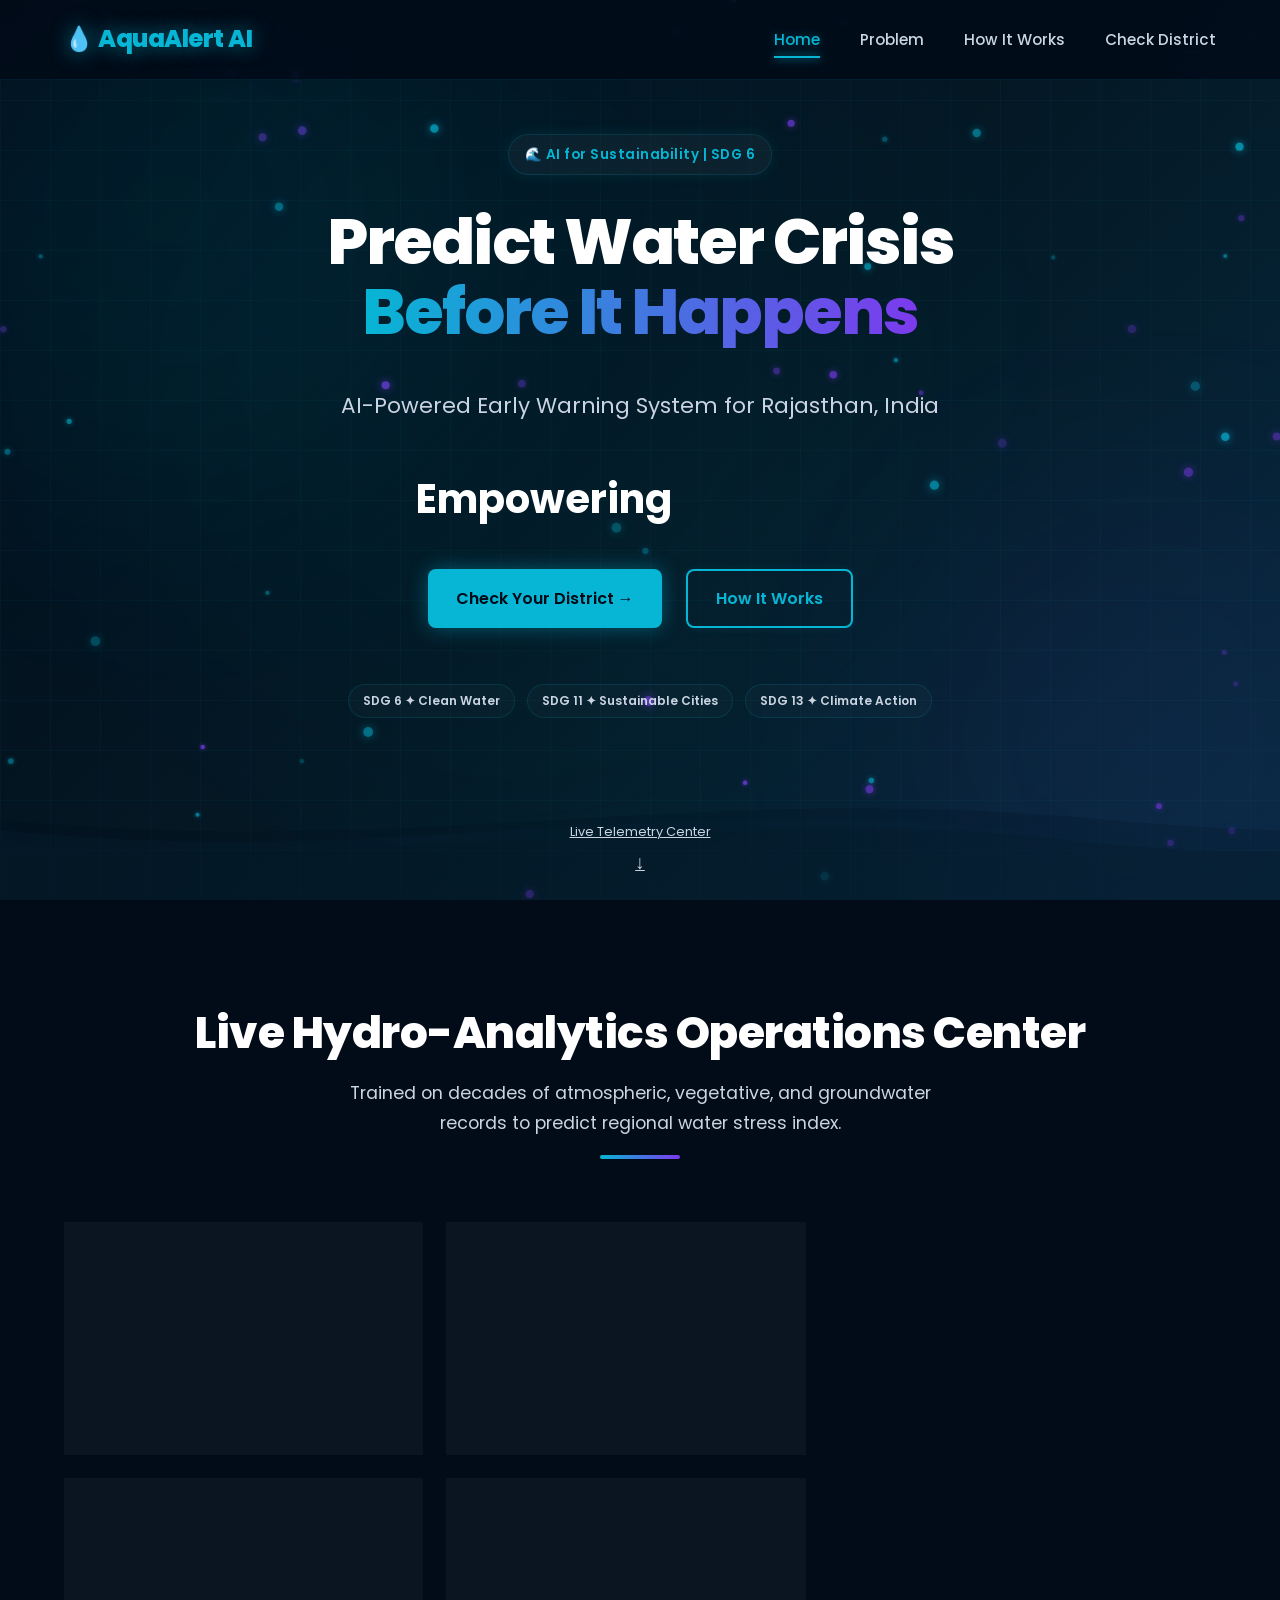
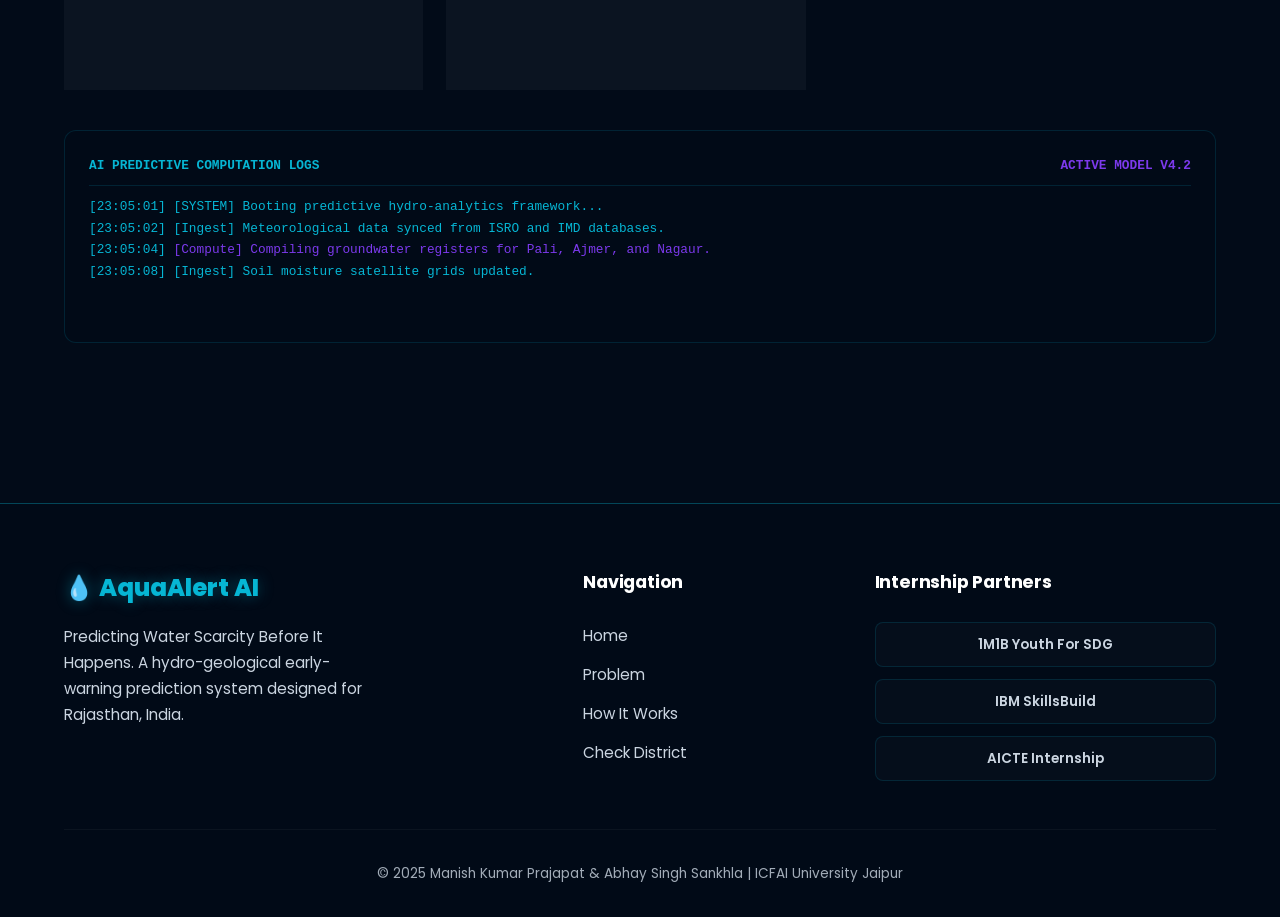
<file: index.html>
<!DOCTYPE html>
<html lang="en">
<head>
  <meta charset="UTF-8">
  <meta name="viewport" content="width=device-width, initial-scale=1.0">
  <title>AquaAlert AI - AI-Powered Water Scarcity Early Warning System</title>
  <meta name="description" content="Predicting water crisis in Rajasthan, India using machine learning models trained on decades of climate and groundwater datasets. Supporting SDG 6, 11, and 13.">
  <link rel="stylesheet" href="style.css">
</head>
<body class="page-fade-in">

  <!-- Shared Animated Background Layers -->
  <div class="bg-wrapper">
    <canvas id="particles-canvas"></canvas>
    <div class="bg-grid"></div>
    <div class="glow-blob blob-1"></div>
    <div class="glow-blob blob-2"></div>
    <div class="glow-blob blob-3"></div>
  </div>

  <!-- Main Content Layer -->
  <div class="content-wrapper">

    <!-- Sticky Navbar -->
    <nav class="navbar" id="navbar">
      <a href="index.html" class="nav-logo">
        💧 AquaAlert AI
      </a>
      <ul class="nav-links">
        <li class="nav-item"><a href="index.html">Home</a></li>
        <li class="nav-item"><a href="problem.html">Problem</a></li>
        <li class="nav-item"><a href="how-it-works.html">How It Works</a></li>
        <li class="nav-item"><a href="check-district.html">Check District</a></li>
      </ul>
      <button class="hamburger" id="hamburger-btn" aria-label="Toggle navigation">
        <span></span>
        <span></span>
        <span></span>
      </button>
    </nav>

    <!-- Mobile Nav Drawer -->
    <ul class="mobile-nav" id="mobile-nav">
      <li><a href="index.html">Home</a></li>
      <li><a href="problem.html">Problem</a></li>
      <li><a href="how-it-works.html">How It Works</a></li>
      <li><a href="check-district.html">Check District</a></li>
    </ul>

    <!-- Hero Section -->
    <header class="hero">
      <div class="top-badge">
        <span>🌊 AI for Sustainability | SDG 6</span>
      </div>
      
      <h1>
        Predict Water Crisis<br>
        <span class="gradient-text">Before It Happens</span>
      </h1>
      
      <p class="subheading">
        AI-Powered Early Warning System for Rajasthan, India
      </p>

      <!-- Word Cycler -->
      <div class="cycling-text-container">
        Empowering <span class="cycling-word">Farmers.</span>
      </div>

      <!-- Action buttons -->
      <div class="cta-group">
        <a href="check-district.html" class="btn btn-primary">Check Your District →</a>
        <a href="how-it-works.html" class="btn btn-secondary">How It Works</a>
      </div>

      <!-- SDG badging row -->
      <div class="sdg-pill-row">
        <span class="sdg-pill">SDG 6 ✦ Clean Water</span>
        <span class="sdg-pill">SDG 11 ✦ Sustainable Cities</span>
        <span class="sdg-pill">SDG 13 ✦ Climate Action</span>
      </div>

      <!-- Scroll indicator -->
      <a href="#features" class="scroll-indicator">
        <span>Live Telemetry Center</span>
        <span class="arrow">↓</span>
      </a>

      <!-- Animated SVG Waves at bottom of hero -->
      <div class="hero-wave-container">
        <svg viewBox="0 0 1200 120" preserveAspectRatio="none">
          <path d="M0,60 C150,100 350,20 500,60 C650,100 850,20 1000,60 C1150,100 1300,20 1450,60 L1450,120 L0,120 Z" class="wave-layer1"></path>
          <path d="M0,50 C180,90 300,10 480,50 C660,90 780,10 960,50 C1140,90 1260,10 1440,50 L1440,120 L0,120 Z" class="wave-layer2"></path>
          <path d="M0,40 C200,80 320,0 520,40 C720,80 840,0 1040,40 C1240,80 1360,0 1560,40 L1560,120 L0,120 Z" class="wave-layer3"></path>
        </svg>
      </div>
    </header>

    <!-- Dashboard Preview Section -->
    <section id="features" class="reveal">
      <div class="section-title-wrap">
        <h2 class="section-title">Live Hydro-Analytics Operations Center</h2>
        <p class="section-subtitle">Trained on decades of atmospheric, vegetative, and groundwater records to predict regional water stress index.</p>
        <div class="animated-underline"></div>
      </div>

      <div class="dashboard-grid">
        <!-- Left: Telemetry panels -->
        <div class="telemetry-board">
          <!-- Panel 1: Soil Moisture -->
          <div class="telemetry-card border-cyan">
            <div class="telemetry-header">
              <span class="telemetry-title">AVG Soil Moisture (Thar Fringe)</span>
              <span class="pulse-dot pulse-dot-cyan"></span>
            </div>
            <div class="telemetry-value" id="telemetry-moisture-val">34.2%</div>
            <p class="card-desc" style="font-size:0.85rem; color: var(--text-secondary);">Ingested from micro-humidity sensors. Below normal monsoonal threshold.</p>
            <div class="sparkline-container"></div>
          </div>

          <!-- Panel 2: Rain Deficit -->
          <div class="telemetry-card border-purple">
            <div class="telemetry-header">
              <span class="telemetry-title">Monsoonal Rain Deficit (Predicted)</span>
              <span class="pulse-dot pulse-dot-purple"></span>
            </div>
            <div class="telemetry-value" id="telemetry-deficit-val">48.6%</div>
            <p class="card-desc" style="font-size:0.85rem; color: var(--text-secondary);">Computed from global air pressure grids. Severe volatility observed.</p>
            <div class="sparkline-container"></div>
          </div>
          
          <!-- Panel 3: Feature Description 1 -->
          <div class="glass-card border-cyan" style="grid-column: span 1; padding: 1.5rem;">
            <span class="card-icon" style="margin-bottom:0.5rem; font-size:1.8rem;">🤖</span>
            <h3 class="card-title" style="font-size:1.15rem; margin-bottom:0.5rem;">AI Modeling</h3>
            <p class="card-desc" style="font-size:0.85rem;">Utilizes recurrent networks (LSTM) to forecast reservoir replenishment and dry-out thresholds 30 days in advance.</p>
          </div>

          <!-- Panel 4: Feature Description 2 -->
          <div class="glass-card border-orange" style="grid-column: span 1; padding: 1.5rem;">
            <span class="card-icon" style="margin-bottom:0.5rem; font-size:1.8rem;">⚡</span>
            <h3 class="card-title" style="font-size:1.15rem; margin-bottom:0.5rem;">Real-Time Alerts</h3>
            <p class="card-desc" style="font-size:0.85rem;">Instantly maps predictions to districts, sending action plans to agriculture boards before dry-spells set in.</p>
          </div>
        </div>

        <!-- Right: AI Console Logs -->
        <div class="logger-card">
          <div class="logger-header">
            <span>AI PREDICTIVE COMPUTATION LOGS</span>
            <span style="color: var(--secondary);">ACTIVE MODEL V4.2</span>
          </div>
          <div class="logger-box" id="logger-box">
            <div class="logger-line"><span class="log-sys">[23:05:01]</span> <span class="log-sys">[SYSTEM] Booting predictive hydro-analytics framework...</span></div>
            <div class="logger-line"><span class="log-sys">[23:05:02]</span> <span class="log-sys">[Ingest] Meteorological data synced from ISRO and IMD databases.</span></div>
            <div class="logger-line"><span class="log-sys">[23:05:04]</span> <span class="log-model">[Compute] Compiling groundwater registers for Pali, Ajmer, and Nagaur.</span></div>
            <div class="logger-line"><span class="log-sys">[23:05:08]</span> <span class="log-sys">[Ingest] Soil moisture satellite grids updated.</span></div>
          </div>
        </div>
      </div>
    </section>

    <!-- Shared Footer -->
    <footer class="footer">
      <div class="footer-grid">
        <div class="footer-brand">
          <a href="index.html" class="footer-logo">💧 AquaAlert AI</a>
          <p class="footer-tagline">Predicting Water Scarcity Before It Happens. A hydro-geological early-warning prediction system designed for Rajasthan, India.</p>
        </div>
        <div class="footer-links-col">
          <h4>Navigation</h4>
          <ul class="footer-links">
            <li><a href="index.html">Home</a></li>
            <li><a href="problem.html">Problem</a></li>
            <li><a href="how-it-works.html">How It Works</a></li>
            <li><a href="check-district.html">Check District</a></li>
          </ul>
        </div>
        <div class="footer-badge-col">
          <h4>Internship Partners</h4>
          <div class="badge-row">
            <div class="partner-badge">1M1B Youth For SDG</div>
            <div class="partner-badge">IBM SkillsBuild</div>
            <div class="partner-badge">AICTE Internship</div>
          </div>
        </div>
      </div>
      <div class="footer-bottom">
        <p>© 2025 Manish Kumar Prajapat & Abhay Singh Sankhla | ICFAI University Jaipur</p>
      </div>
    </footer>

  </div>

  <script src="main.js"></script>
</body>
</html>
</file>
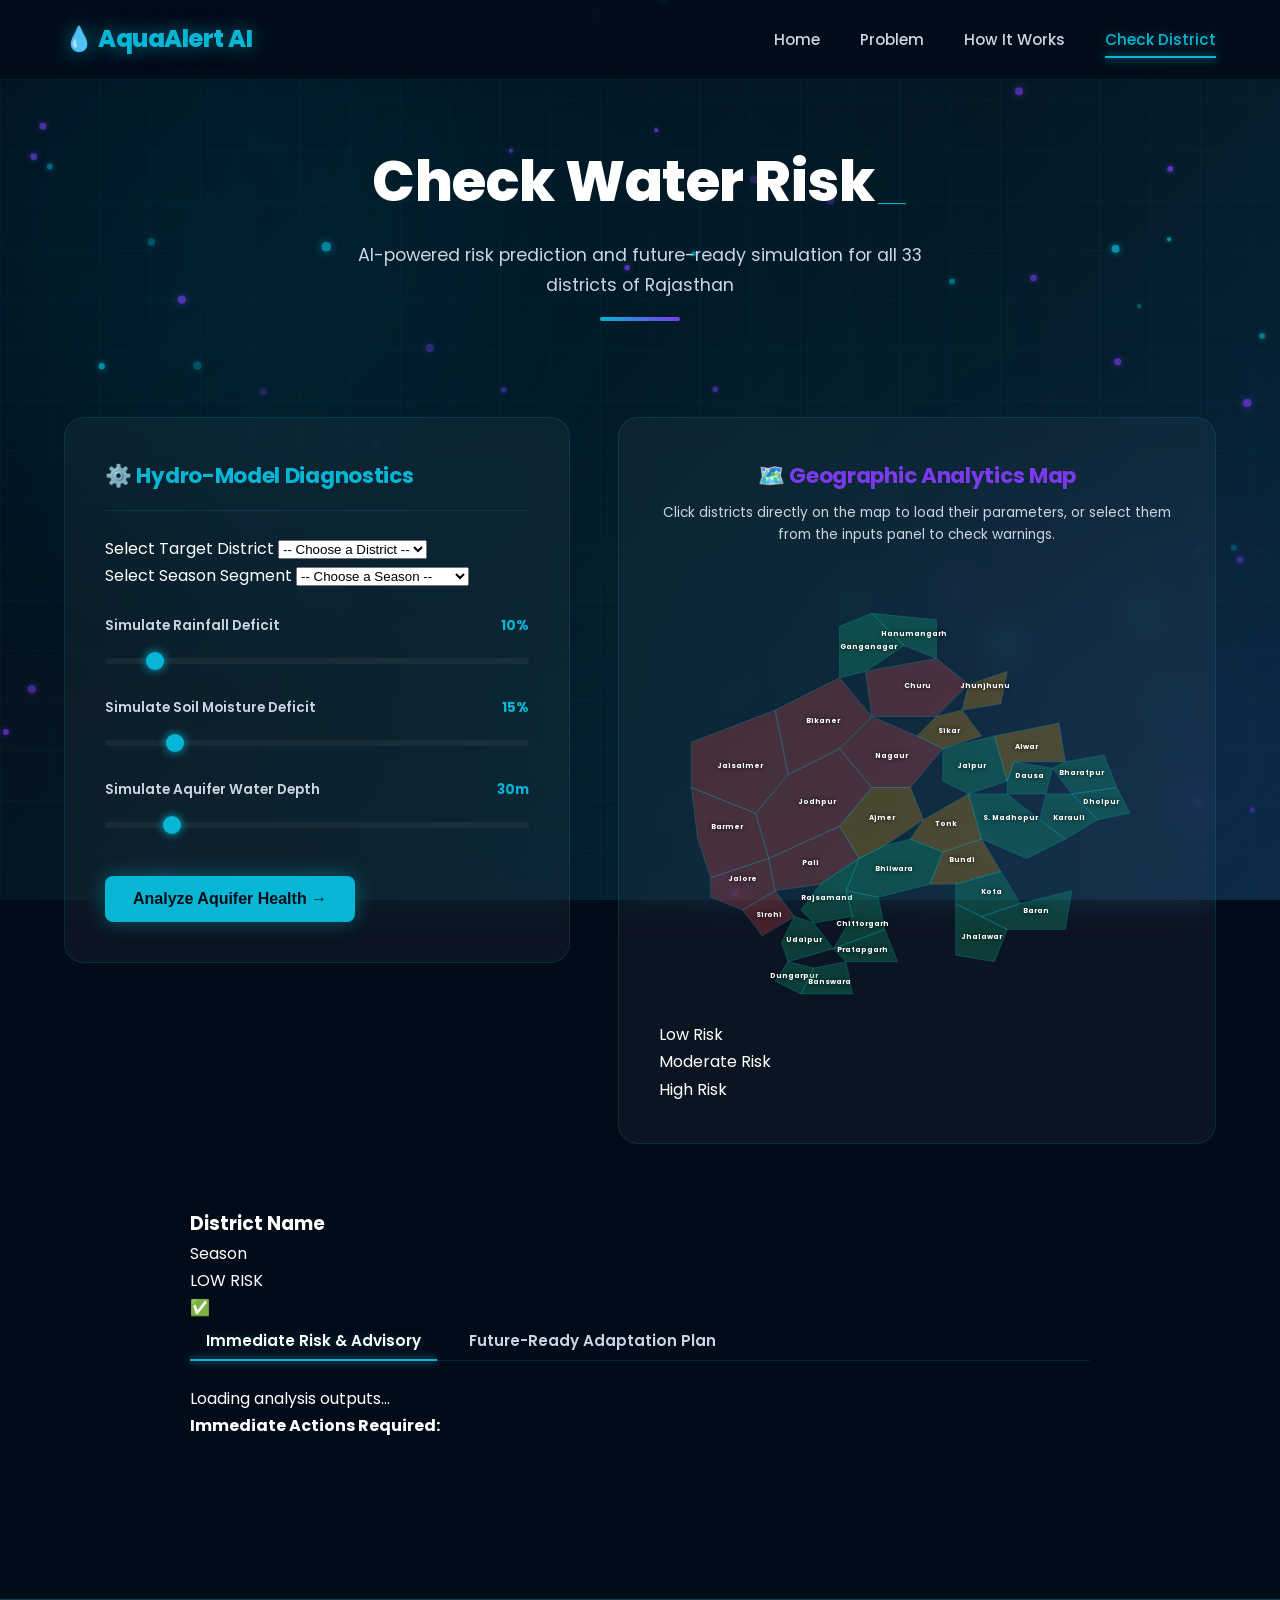
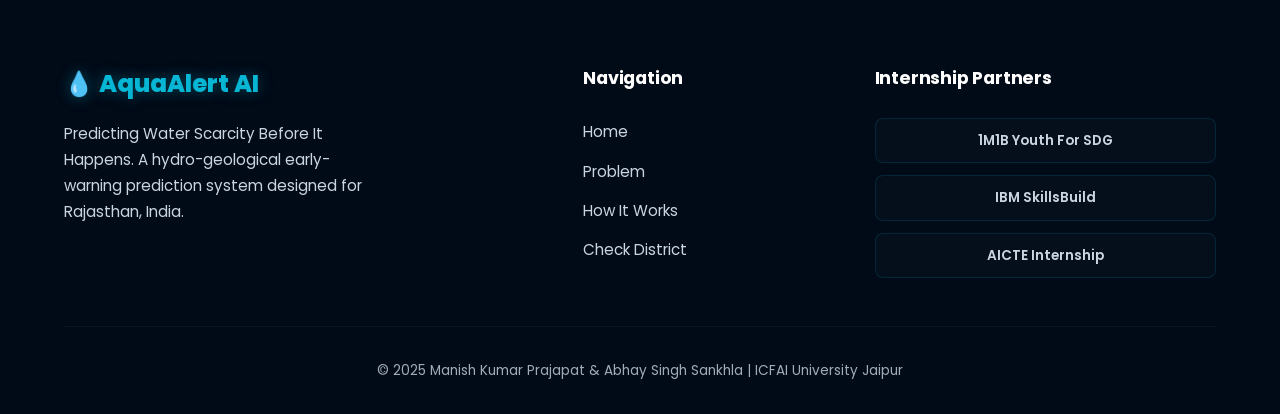
<file: check-district.html>
<!DOCTYPE html>
<html lang="en">
<head>
  <meta charset="UTF-8">
  <meta name="viewport" content="width=device-width, initial-scale=1.0">
  <title>Check Water Risk - AquaAlert AI</title>
  <meta name="description" content="Use our AI tool to check localized water crisis probability maps and guidelines for Rajasthan's 33 districts.">
  <link rel="stylesheet" href="style.css">
  <style>
    svg.rajasthan-vector-map text {
      font-family: var(--font-family);
      font-size: 11px;
      font-weight: 700;
      fill: #FFFFFF;
      text-shadow: 0 0 4px rgba(0,0,0,0.8);
      text-anchor: middle;
      pointer-events: none;
    }
  </style>
</head>
<body class="page-fade-in">

  <!-- Shared Animated Background Layers -->
  <div class="bg-wrapper">
    <canvas id="particles-canvas"></canvas>
    <div class="bg-grid"></div>
    <div class="glow-blob blob-1"></div>
    <div class="glow-blob blob-2"></div>
    <div class="glow-blob blob-3"></div>
  </div>

  <!-- Main Content Layer -->
  <div class="content-wrapper">

    <!-- Sticky Navbar -->
    <nav class="navbar" id="navbar">
      <a href="index.html" class="nav-logo">
        💧 AquaAlert AI
      </a>
      <ul class="nav-links">
        <li class="nav-item"><a href="index.html">Home</a></li>
        <li class="nav-item"><a href="problem.html">Problem</a></li>
        <li class="nav-item"><a href="how-it-works.html">How It Works</a></li>
        <li class="nav-item"><a href="check-district.html">Check District</a></li>
      </ul>
      <button class="hamburger" id="hamburger-btn" aria-label="Toggle navigation">
        <span></span>
        <span></span>
        <span></span>
      </button>
    </nav>

    <!-- Mobile Nav Drawer -->
    <ul class="mobile-nav" id="mobile-nav">
      <li><a href="index.html">Home</a></li>
      <li><a href="problem.html">Problem</a></li>
      <li><a href="how-it-works.html">How It Works</a></li>
      <li><a href="check-district.html">Check District</a></li>
    </ul>

    <!-- Hero Title -->
    <section class="reveal" style="padding-top: calc(var(--nav-height) + 3rem); text-align: center; padding-bottom: 2rem;">
      <div class="section-title-wrap">
        <h1 class="section-title" style="font-size: clamp(2.5rem, 5vw, 3.5rem);">
          Check Water Risk<span class="blinking-cursor">_</span>
        </h1>
        <p class="section-subtitle">AI-powered risk prediction and future-ready simulation for all 33 districts of Rajasthan</p>
        <div class="animated-underline"></div>
      </div>
    </section>

    <!-- Interactive Dashboard Grid -->
    <section style="padding-top: 0;">
      <div class="model-dashboard-wrap">
        
        <!-- Left Column: Inputs Form -->
        <div class="reveal form-inputs-card">
          <h3 class="card-title" style="border-bottom: 1px solid var(--glass-border); padding-bottom: 1rem; margin-bottom: 1.5rem; color: var(--primary);">
            ⚙️ Hydro-Model Diagnostics
          </h3>
          
          <div class="tool-form-group">
            <label for="district-select" class="tool-label">Select Target District</label>
            <select id="district-select" class="tool-select">
              <option value="" disabled selected>-- Choose a District --</option>
              <option value="ajmer">Ajmer</option>
              <option value="alwar">Alwar</option>
              <option value="banswara">Banswara</option>
              <option value="baran">Baran</option>
              <option value="barmer">Barmer</option>
              <option value="bharatpur">Bharatpur</option>
              <option value="bhilwara">Bhilwara</option>
              <option value="bikaner">Bikaner</option>
              <option value="bundi">Bundi</option>
              <option value="chittorgarh">Chittorgarh</option>
              <option value="churu">Churu</option>
              <option value="dausa">Dausa</option>
              <option value="dholpur">Dholpur</option>
              <option value="dungarpur">Dungarpur</option>
              <option value="ganganagar">Ganganagar</option>
              <option value="hanumangarh">Hanumangarh</option>
              <option value="jaipur">Jaipur</option>
              <option value="jaisalmer">Jaisalmer</option>
              <option value="jalore">Jalore</option>
              <option value="jhalawar">Jhalawar</option>
              <option value="jhunjhunu">Jhunjhunu</option>
              <option value="jodhpur">Jodhpur</option>
              <option value="karauli">Karauli</option>
              <option value="kota">Kota</option>
              <option value="nagaur">Nagaur</option>
              <option value="pali">Pali</option>
              <option value="pratapgarh">Pratapgarh</option>
              <option value="rajsamand">Rajsamand</option>
              <option value="sawai-madhopur">Sawai Madhopur</option>
              <option value="sikar">Sikar</option>
              <option value="sirohi">Sirohi</option>
              <option value="tonk">Tonk</option>
              <option value="udaipur">Udaipur</option>
            </select>
          </div>

          <div class="tool-form-group">
            <label for="season-select" class="tool-label">Select Season Segment</label>
            <select id="season-select" class="tool-select">
              <option value="" disabled selected>-- Choose a Season --</option>
              <option value="summer">Summer (Apr–Jun)</option>
              <option value="monsoon">Monsoon (Jul–Sep)</option>
              <option value="post-monsoon">Post-Monsoon (Oct–Nov)</option>
              <option value="winter">Winter (Dec–Mar)</option>
            </select>
          </div>

          <!-- Sliders for interactive variables simulation -->
          <div class="slider-group">
            <div class="slider-header">
              <span class="slider-label">Simulate Rainfall Deficit</span>
              <span class="slider-val" id="slider-rain-val">10%</span>
            </div>
            <input type="range" id="slider-rain" class="slider-input" min="0" max="100" value="10">
          </div>

          <div class="slider-group">
            <div class="slider-header">
              <span class="slider-label">Simulate Soil Moisture Deficit</span>
              <span class="slider-val" id="slider-moisture-val">15%</span>
            </div>
            <input type="range" id="slider-moisture" class="slider-input" min="0" max="100" value="15">
          </div>

          <div class="slider-group">
            <div class="slider-header">
              <span class="slider-label">Simulate Aquifer Water Depth</span>
              <span class="slider-val" id="slider-depth-val">30m</span>
            </div>
            <input type="range" id="slider-depth" class="slider-input" min="10" max="150" value="30">
          </div>

          <button id="analyze-btn" class="btn btn-primary btn-full" style="margin-top:2.5rem;">Analyze Aquifer Health →</button>
        </div>

        <!-- Right Column: Vector Map Visual -->
        <div class="reveal map-visual-card">
          <h3 class="card-title" style="margin-bottom: 0.5rem; text-align: center; color: var(--secondary);">🗺️ Geographic Analytics Map</h3>
          <p class="card-desc" style="text-align: center; margin-bottom: 1.5rem; font-size:0.85rem;">
            Click districts directly on the map to load their parameters, or select them from the inputs panel to check warnings.
          </p>

          <svg class="rajasthan-vector-map" viewBox="0 0 800 650" width="100%" height="auto">
            <!-- Ganganagar -->
            <polygon points="280,50 330,30 380,80 320,120 280,130" data-district="ganganagar" />
            <text x="325" y="85">Ganganagar</text>
            
            <!-- Hanumangarh -->
            <polygon points="330,30 430,40 430,100 380,80" data-district="hanumangarh" />
            <text x="395" y="65">Hanumangarh</text>
            
            <!-- Bikaner -->
            <polygon points="180,180 280,130 330,190 280,240 200,280" data-district="bikaner" />
            <text x="255" y="200">Bikaner</text>
            
            <!-- Churu -->
            <polygon points="330,190 320,120 430,100 480,140 430,190" data-district="churu" />
            <text x="400" y="145">Churu</text>
            
            <!-- Jhunjhunu -->
            <polygon points="480,140 540,120 530,170 470,180" data-district="jhunjhunu" />
            <text x="505" y="145">Jhunjhunu</text>
            
            <!-- Sikar -->
            <polygon points="430,190 470,180 500,220 440,240 400,220" data-district="sikar" />
            <text x="450" y="215">Sikar</text>
            
            <!-- Nagaur -->
            <polygon points="280,240 330,190 400,220 440,240 390,300 330,300" data-district="nagaur" />
            <text x="360" y="255">Nagaur</text>
            
            <!-- Jaisalmer -->
            <polygon points="50,230 180,180 200,280 150,340 50,300" data-district="jaisalmer" />
            <text x="125" y="270">Jaisalmer</text>
            
            <!-- Jodhpur -->
            <polygon points="200,280 280,240 330,300 280,360 170,410 150,340" data-district="jodhpur" />
            <text x="245" y="325">Jodhpur</text>
            
            <!-- Barmer -->
            <polygon points="50,300 150,340 170,410 80,440 60,380" data-district="barmer" />
            <text x="105" y="365">Barmer</text>
            
            <!-- Jalore -->
            <polygon points="80,440 170,410 180,460 130,490 80,470" data-district="jalore" />
            <text x="130" y="445">Jalore</text>
            
            <!-- Sirohi -->
            <polygon points="130,490 180,460 210,500 160,530" data-district="sirohi" />
            <text x="170" y="500">Sirohi</text>
            
            <!-- Pali -->
            <polygon points="170,410 280,360 310,410 250,450 180,460" data-district="pali" />
            <text x="235" y="420">Pali</text>
            
            <!-- Ajmer -->
            <polygon points="330,300 390,300 410,350 350,390 310,410 280,360" data-district="ajmer" />
            <text x="345" y="350">Ajmer</text>
            
            <!-- Jaipur -->
            <polygon points="440,240 520,220 540,290 480,310 440,290" data-district="jaipur" />
            <text x="485" y="270">Jaipur</text>
            
            <!-- Alwar -->
            <polygon points="520,220 620,200 630,260 550,260 540,290" data-district="alwar" />
            <text x="570" y="240">Alwar</text>
            
            <!-- Dausa -->
            <polygon points="540,290 550,260 610,270 600,310 540,310" data-district="dausa" />
            <text x="575" y="285">Dausa</text>
            
            <!-- Bharatpur -->
            <polygon points="630,260 690,250 710,300 640,310 610,270" data-district="bharatpur" />
            <text x="655" y="280">Bharatpur</text>
            
            <!-- Dholpur -->
            <polygon points="640,310 710,300 730,340 680,350" data-district="dholpur" />
            <text x="685" y="325">Dholpur</text>
            
            <!-- Karauli -->
            <polygon points="600,310 640,310 680,350 630,380 590,350" data-district="karauli" />
            <text x="635" y="350">Karauli</text>
            
            <!-- Sawai Madhopur -->
            <polygon points="480,310 540,310 590,350 630,380 570,410 500,380" data-district="sawai-madhopur" />
            <text x="545" y="350">S. Madhopur</text>
            
            <!-- Tonk -->
            <polygon points="410,350 480,310 500,380 440,400 390,380" data-district="tonk" />
            <text x="445" y="360">Tonk</text>
            
            <!-- Bhilwara -->
            <polygon points="310,410 350,390 390,380 440,400 420,450 340,470 290,460" data-district="bhilwara" />
            <text x="365" y="430">Bhilwara</text>
            
            <!-- Rajsamand -->
            <polygon points="250,450 310,410 290,460 300,500 240,510 220,490" data-district="rajsamand" />
            <text x="260" y="475">Rajsamand</text>
            
            <!-- Udaipur -->
            <polygon points="210,500 240,510 270,550 200,570 190,540" data-district="udaipur" />
            <text x="225" y="540">Udaipur</text>
            
            <!-- Dungarpur -->
            <polygon points="200,570 240,580 220,620 180,600" data-district="dungarpur" />
            <text x="210" y="595">Dungarpur</text>
            
            <!-- Banswara -->
            <polygon points="240,580 290,570 300,620 220,620" data-district="banswara" />
            <text x="265" y="605">Banswara</text>
            
            <!-- Chittorgarh -->
            <polygon points="290,460 340,470 350,520 270,550 300,500" data-district="chittorgarh" />
            <text x="315" y="515">Chittorgarh</text>
            
            <!-- Pratapgarh -->
            <polygon points="270,550 350,520 370,570 290,570" data-district="pratapgarh" />
            <text x="315" y="555">Pratapgarh</text>
            
            <!-- Bundi -->
            <polygon points="440,400 500,380 530,430 460,450 420,450" data-district="bundi" />
            <text x="470" y="415">Bundi</text>
            
            <!-- Kota -->
            <polygon points="460,450 530,430 560,480 500,500 460,480" data-district="kota" />
            <text x="515" y="465">Kota</text>
            
            <!-- Baran -->
            <polygon points="560,480 640,460 630,520 540,520 500,500" data-district="baran" />
            <text x="585" y="495">Baran</text>
            
            <!-- Jhalawar -->
            <polygon points="500,500 540,520 520,570 460,560 460,480" data-district="jhalawar" />
            <text x="500" y="535">Jhalawar</text>
          </svg>

          <!-- Map Legend -->
          <div class="map-legend" style="justify-content: center;">
            <div class="legend-item">
              <span class="legend-color legend-low"></span>
              <span>Low Risk</span>
            </div>
            <div class="legend-item">
              <span class="legend-color legend-mod"></span>
              <span>Moderate Risk</span>
            </div>
            <div class="legend-item">
              <span class="legend-color legend-high"></span>
              <span>High Risk</span>
            </div>
          </div>
        </div>

      </div>
      
      <!-- Upgraded Tabbed Result Sheet Card (appears below map) -->
      <div id="result-card" class="result-card" style="margin: 4rem auto 0 auto; max-width: 900px;">
        <div class="result-header">
          <div class="result-meta">
            <h3 id="res-district">District Name</h3>
            <p id="res-season">Season</p>
          </div>
          <span id="res-risk-badge" class="risk-badge">LOW RISK</span>
          <div id="res-status-icon" class="result-status-icon">✅</div>
        </div>

        <!-- Diagnostic Tabs Control -->
        <div class="results-tabs">
          <button class="tab-btn active" data-tab="advisory">Immediate Risk & Advisory</button>
          <button class="tab-btn" data-tab="future-plan">Future-Ready Adaptation Plan</button>
        </div>

        <!-- Tab Content 1: Immediate Alerts -->
        <div id="advisory-tab" class="tab-content active">
          <p id="res-advisory" class="result-advisory">
            Loading analysis outputs...
          </p>
          <div class="result-actions">
            <h4>Immediate Actions Required:</h4>
            <ul id="res-actions-list">
              <!-- Actions are loaded dynamically in main.js -->
            </ul>
          </div>
        </div>

        <!-- Tab Content 2: Future-Ready Zonal Plan -->
        <div id="future-plan-tab" class="tab-content">
          <div id="future-plan-content">
            <!-- Future-Ready suggestions generated by main.js based on zone -->
          </div>
        </div>
      </div>
    </section>

    <!-- Shared Footer -->
    <footer class="footer">
      <div class="footer-grid">
        <div class="footer-brand">
          <a href="index.html" class="footer-logo">💧 AquaAlert AI</a>
          <p class="footer-tagline">Predicting Water Scarcity Before It Happens. A hydro-geological early-warning prediction system designed for Rajasthan, India.</p>
        </div>
        <div class="footer-links-col">
          <h4>Navigation</h4>
          <ul class="footer-links">
            <li><a href="index.html">Home</a></li>
            <li><a href="problem.html">Problem</a></li>
            <li><a href="how-it-works.html">How It Works</a></li>
            <li><a href="check-district.html">Check District</a></li>
          </ul>
        </div>
        <div class="footer-badge-col">
          <h4>Internship Partners</h4>
          <div class="badge-row">
            <div class="partner-badge">1M1B Youth For SDG</div>
            <div class="partner-badge">IBM SkillsBuild</div>
            <div class="partner-badge">AICTE Internship</div>
          </div>
        </div>
      </div>
      <div class="footer-bottom">
        <p>© 2025 Manish Kumar Prajapat & Abhay Singh Sankhla | ICFAI University Jaipur</p>
      </div>
    </footer>

  </div>

  <script src="main.js"></script>
</body>
</html>
</file>
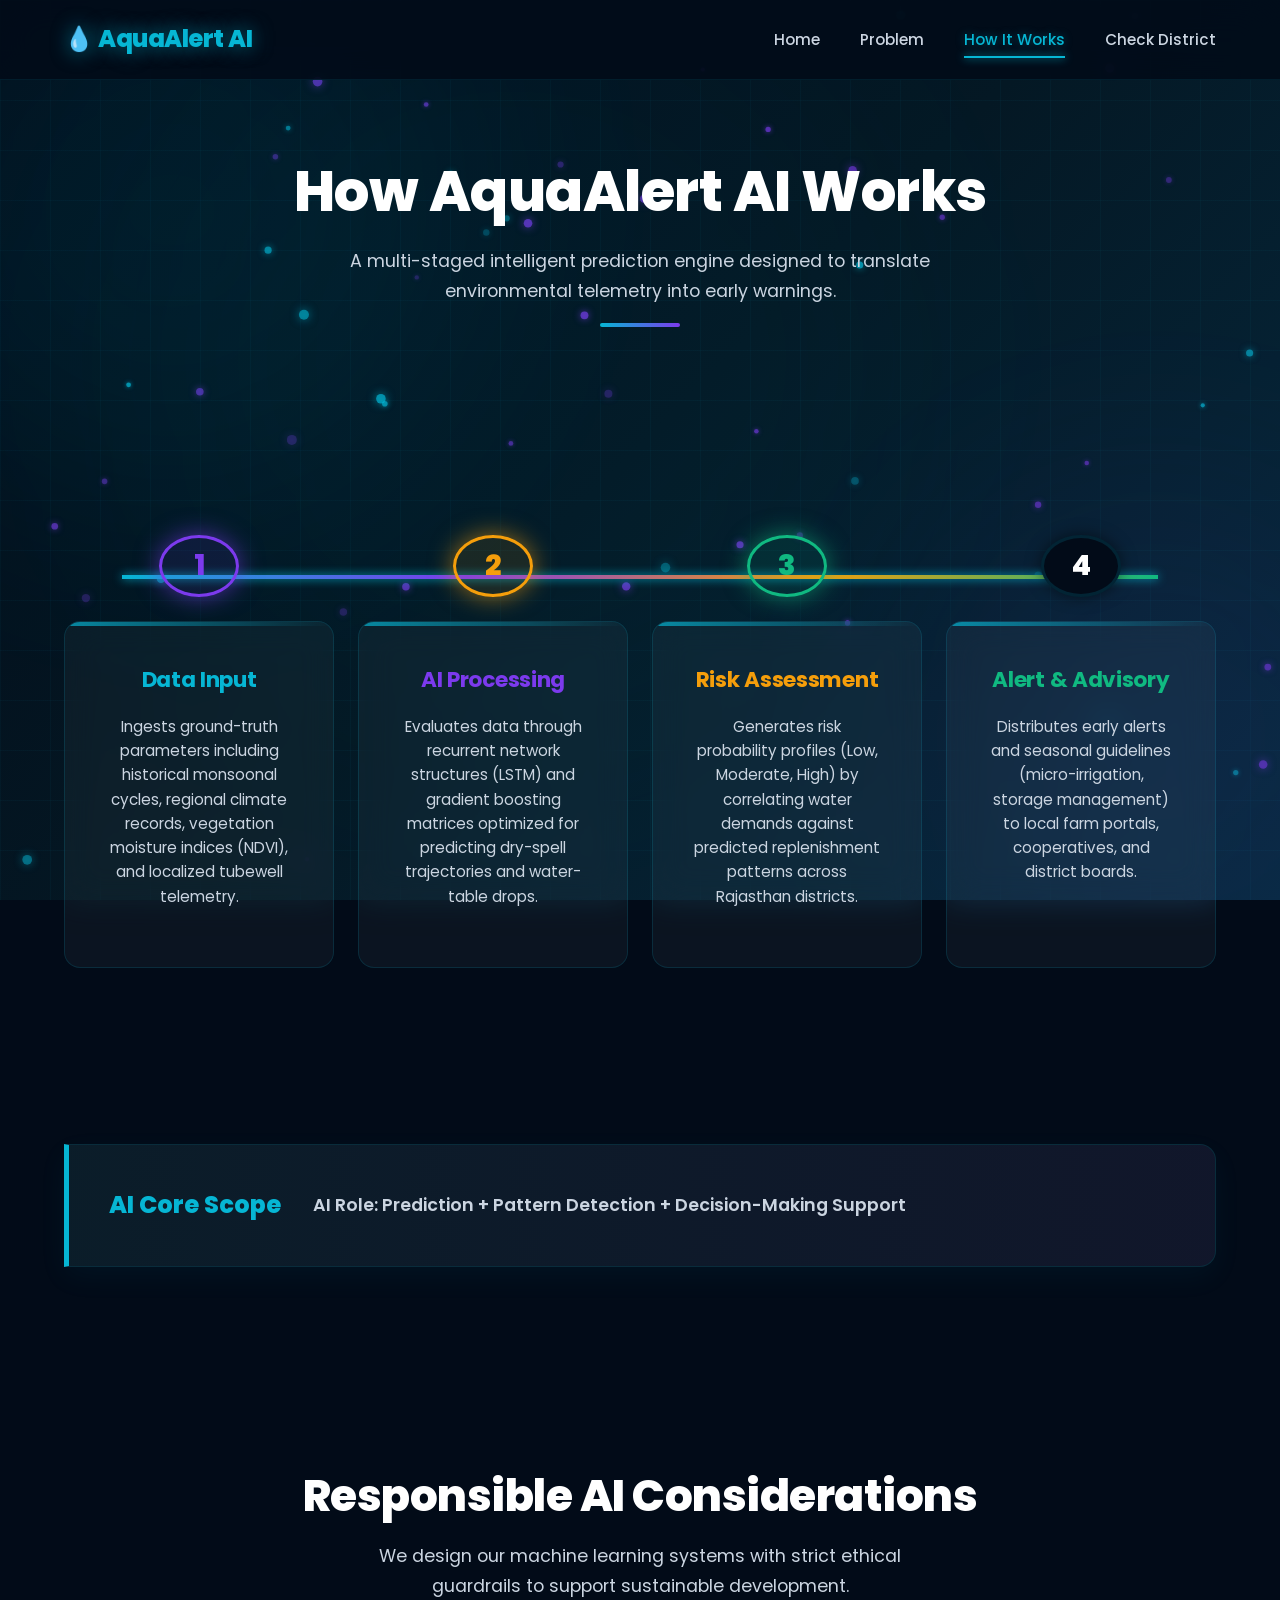
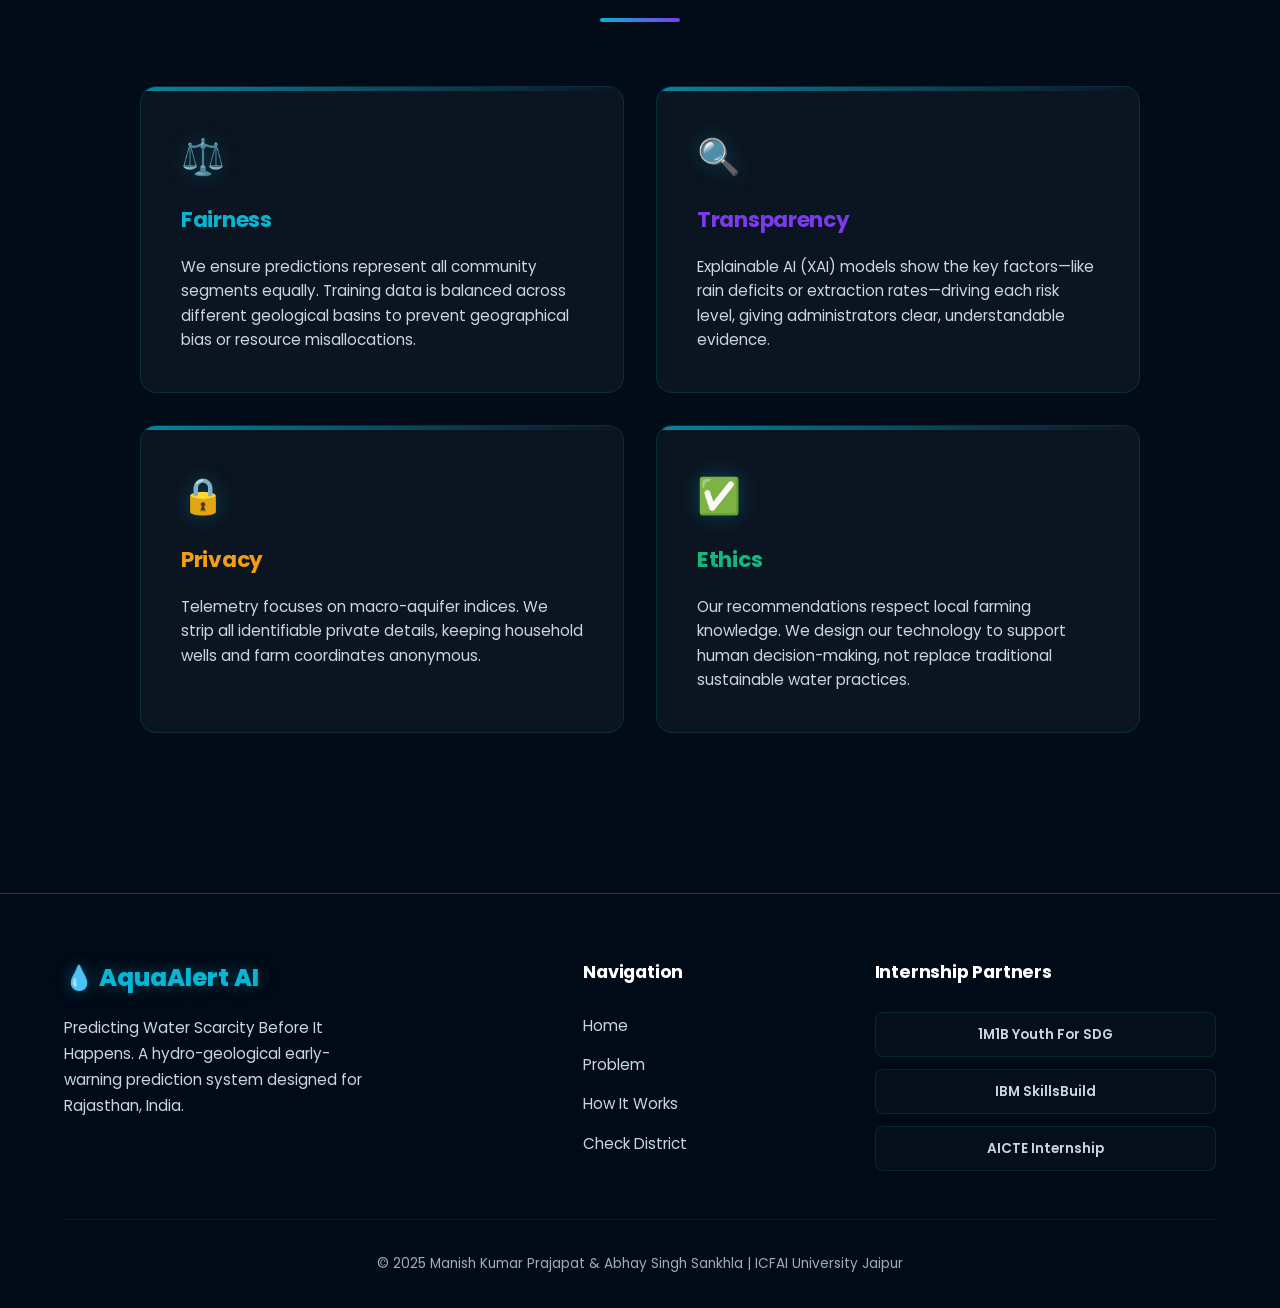
<file: how-it-works.html>
<!DOCTYPE html>
<html lang="en">
<head>
  <meta charset="UTF-8">
  <meta name="viewport" content="width=device-width, initial-scale=1.0">
  <title>How It Works - AquaAlert AI</title>
  <meta name="description" content="Inside AquaAlert AI's predictive model: discover our data-ingest pipeline, deep learning analysis, and ethical, transparent frameworks.">
  <link rel="stylesheet" href="style.css">
</head>
<body class="page-fade-in">

  <!-- Shared Animated Background Layers -->
  <div class="bg-wrapper">
    <canvas id="particles-canvas"></canvas>
    <div class="bg-grid"></div>
    <div class="glow-blob blob-1"></div>
    <div class="glow-blob blob-2"></div>
    <div class="glow-blob blob-3"></div>
  </div>

  <!-- Main Content Layer -->
  <div class="content-wrapper">

    <!-- Sticky Navbar -->
    <nav class="navbar" id="navbar">
      <a href="index.html" class="nav-logo">
        💧 AquaAlert AI
      </a>
      <ul class="nav-links">
        <li class="nav-item"><a href="index.html">Home</a></li>
        <li class="nav-item"><a href="problem.html">Problem</a></li>
        <li class="nav-item"><a href="how-it-works.html">How It Works</a></li>
        <li class="nav-item"><a href="check-district.html">Check District</a></li>
      </ul>
      <button class="hamburger" id="hamburger-btn" aria-label="Toggle navigation">
        <span></span>
        <span></span>
        <span></span>
      </button>
    </nav>

    <!-- Mobile Nav Drawer -->
    <ul class="mobile-nav" id="mobile-nav">
      <li><a href="index.html">Home</a></li>
      <li><a href="problem.html">Problem</a></li>
      <li><a href="how-it-works.html">How It Works</a></li>
      <li><a href="check-district.html">Check District</a></li>
    </ul>

    <!-- Hero Title -->
    <section class="reveal" style="padding-top: calc(var(--nav-height) + 4rem); text-align: center;">
      <div class="section-title-wrap">
        <h1 class="section-title" style="font-size: clamp(2.5rem, 5vw, 3.5rem);">How AquaAlert AI Works</h1>
        <p class="section-subtitle">A multi-staged intelligent prediction engine designed to translate environmental telemetry into early warnings.</p>
        <div class="animated-underline"></div>
      </div>
    </section>

    <!-- 4-Step Flow Section -->
    <section style="padding-top: 0; padding-bottom: 2rem;">
      <div class="reveal timeline-container">
        <!-- Connecting Line Background -->
        <div class="timeline-line">
          <div class="timeline-line-fill"></div>
        </div>

        <!-- Step 1 -->
        <div class="timeline-step">
          <div class="step-number-circle">1</div>
          <div class="glass-card step-card">
            <h3 class="card-title" style="color: var(--primary);">Data Input</h3>
            <p class="card-desc">Ingests ground-truth parameters including historical monsoonal cycles, regional climate records, vegetation moisture indices (NDVI), and localized tubewell telemetry.</p>
          </div>
        </div>

        <!-- Step 2 -->
        <div class="timeline-step">
          <div class="step-number-circle">2</div>
          <div class="glass-card step-card">
            <h3 class="card-title" style="color: var(--secondary);">AI Processing</h3>
            <p class="card-desc">Evaluates data through recurrent network structures (LSTM) and gradient boosting matrices optimized for predicting dry-spell trajectories and water-table drops.</p>
          </div>
        </div>

        <!-- Step 3 -->
        <div class="timeline-step">
          <div class="step-number-circle">3</div>
          <div class="glass-card step-card">
            <h3 class="card-title" style="color: var(--warning);">Risk Assessment</h3>
            <p class="card-desc">Generates risk probability profiles (Low, Moderate, High) by correlating water demands against predicted replenishment patterns across Rajasthan districts.</p>
          </div>
        </div>

        <!-- Step 4 -->
        <div class="timeline-step">
          <div class="step-number-circle">4</div>
          <div class="glass-card step-card">
            <h3 class="card-title" style="color: var(--success);">Alert & Advisory</h3>
            <p class="card-desc">Distributes early alerts and seasonal guidelines (micro-irrigation, storage management) to local farm portals, cooperatives, and district boards.</p>
          </div>
        </div>
      </div>
    </section>

    <!-- AI Role Banner -->
    <section class="reveal" style="padding-top: 0; padding-bottom: 2rem;">
      <div class="ai-role-banner">
        <div class="ai-role-content">
          <div class="ai-role-title">AI Core Scope</div>
          <div class="ai-role-text">
            AI Role: Prediction + Pattern Detection + Decision-Making Support
          </div>
        </div>
      </div>
    </section>

    <!-- Responsible AI Section -->
    <section class="reveal">
      <div class="section-title-wrap">
        <h2 class="section-title">Responsible AI Considerations</h2>
        <p class="section-subtitle">We design our machine learning systems with strict ethical guardrails to support sustainable development.</p>
        <div class="animated-underline"></div>
      </div>

      <div class="grid-2x2">
        <!-- Card 1: Fairness -->
        <div class="glass-card ethics-card fairness-glow">
          <span class="card-icon" style="color: var(--primary);">⚖️</span>
          <h3 class="card-title" style="color: var(--primary);">Fairness</h3>
          <p class="card-desc">We ensure predictions represent all community segments equally. Training data is balanced across different geological basins to prevent geographical bias or resource misallocations.</p>
        </div>

        <!-- Card 2: Transparency -->
        <div class="glass-card ethics-card transparency-glow">
          <span class="card-icon" style="color: var(--secondary);">🔍</span>
          <h3 class="card-title" style="color: var(--secondary);">Transparency</h3>
          <p class="card-desc">Explainable AI (XAI) models show the key factors—like rain deficits or extraction rates—driving each risk level, giving administrators clear, understandable evidence.</p>
        </div>

        <!-- Card 3: Privacy -->
        <div class="glass-card ethics-card privacy-glow">
          <span class="card-icon" style="color: var(--warning);">🔒</span>
          <h3 class="card-title" style="color: var(--warning);">Privacy</h3>
          <p class="card-desc">Telemetry focuses on macro-aquifer indices. We strip all identifiable private details, keeping household wells and farm coordinates anonymous.</p>
        </div>

        <!-- Card 4: Ethics -->
        <div class="glass-card ethics-card ethics-glow">
          <span class="card-icon" style="color: var(--success);">✅</span>
          <h3 class="card-title" style="color: var(--success);">Ethics</h3>
          <p class="card-desc">Our recommendations respect local farming knowledge. We design our technology to support human decision-making, not replace traditional sustainable water practices.</p>
        </div>
      </div>
    </section>

    <!-- Shared Footer -->
    <footer class="footer">
      <div class="footer-grid">
        <div class="footer-brand">
          <a href="index.html" class="footer-logo">💧 AquaAlert AI</a>
          <p class="footer-tagline">Predicting Water Scarcity Before It Happens. A hydro-geological early-warning prediction system designed for Rajasthan, India.</p>
        </div>
        <div class="footer-links-col">
          <h4>Navigation</h4>
          <ul class="footer-links">
            <li><a href="index.html">Home</a></li>
            <li><a href="problem.html">Problem</a></li>
            <li><a href="how-it-works.html">How It Works</a></li>
            <li><a href="check-district.html">Check District</a></li>
          </ul>
        </div>
        <div class="footer-badge-col">
          <h4>Internship Partners</h4>
          <div class="badge-row">
            <div class="partner-badge">1M1B Youth For SDG</div>
            <div class="partner-badge">IBM SkillsBuild</div>
            <div class="partner-badge">AICTE Internship</div>
          </div>
        </div>
      </div>
      <div class="footer-bottom">
        <p>© 2025 Manish Kumar Prajapat & Abhay Singh Sankhla | ICFAI University Jaipur</p>
      </div>
    </footer>

  </div>

  <script src="main.js"></script>
</body>
</html>
</file>
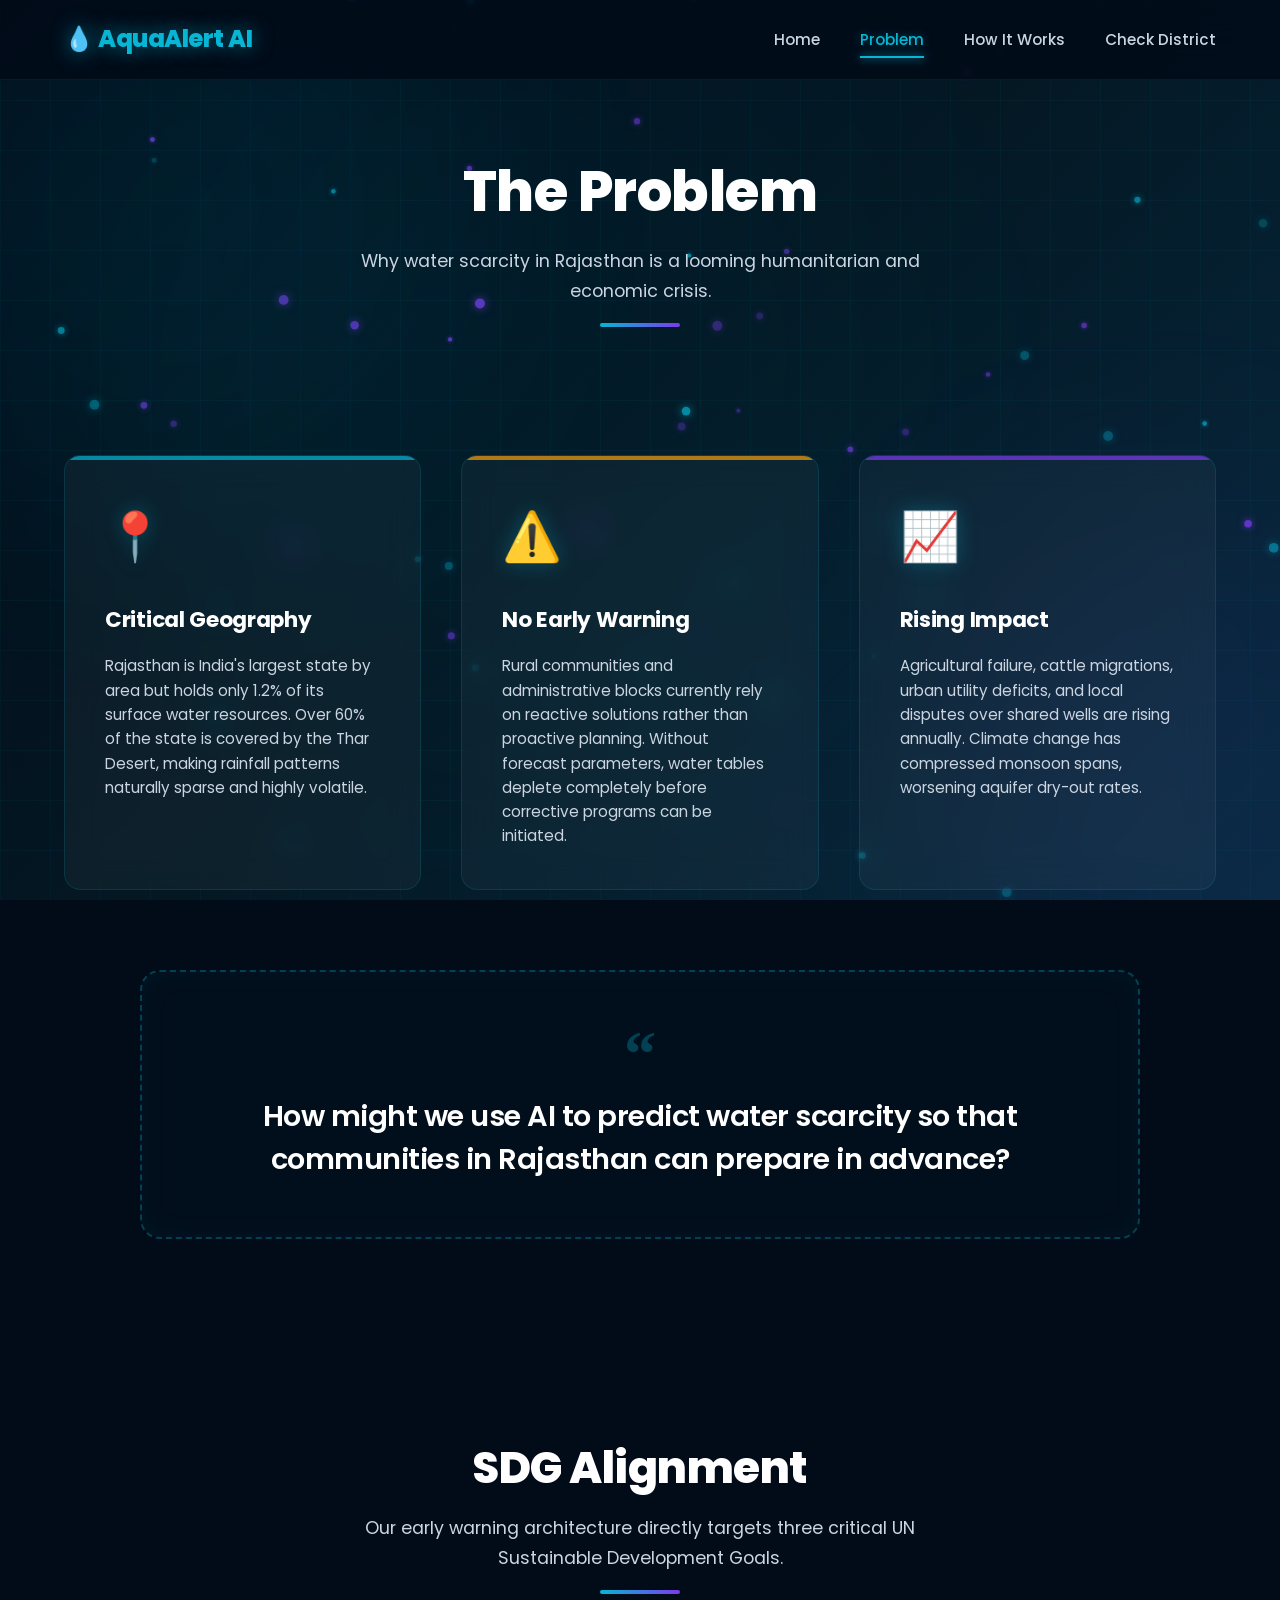
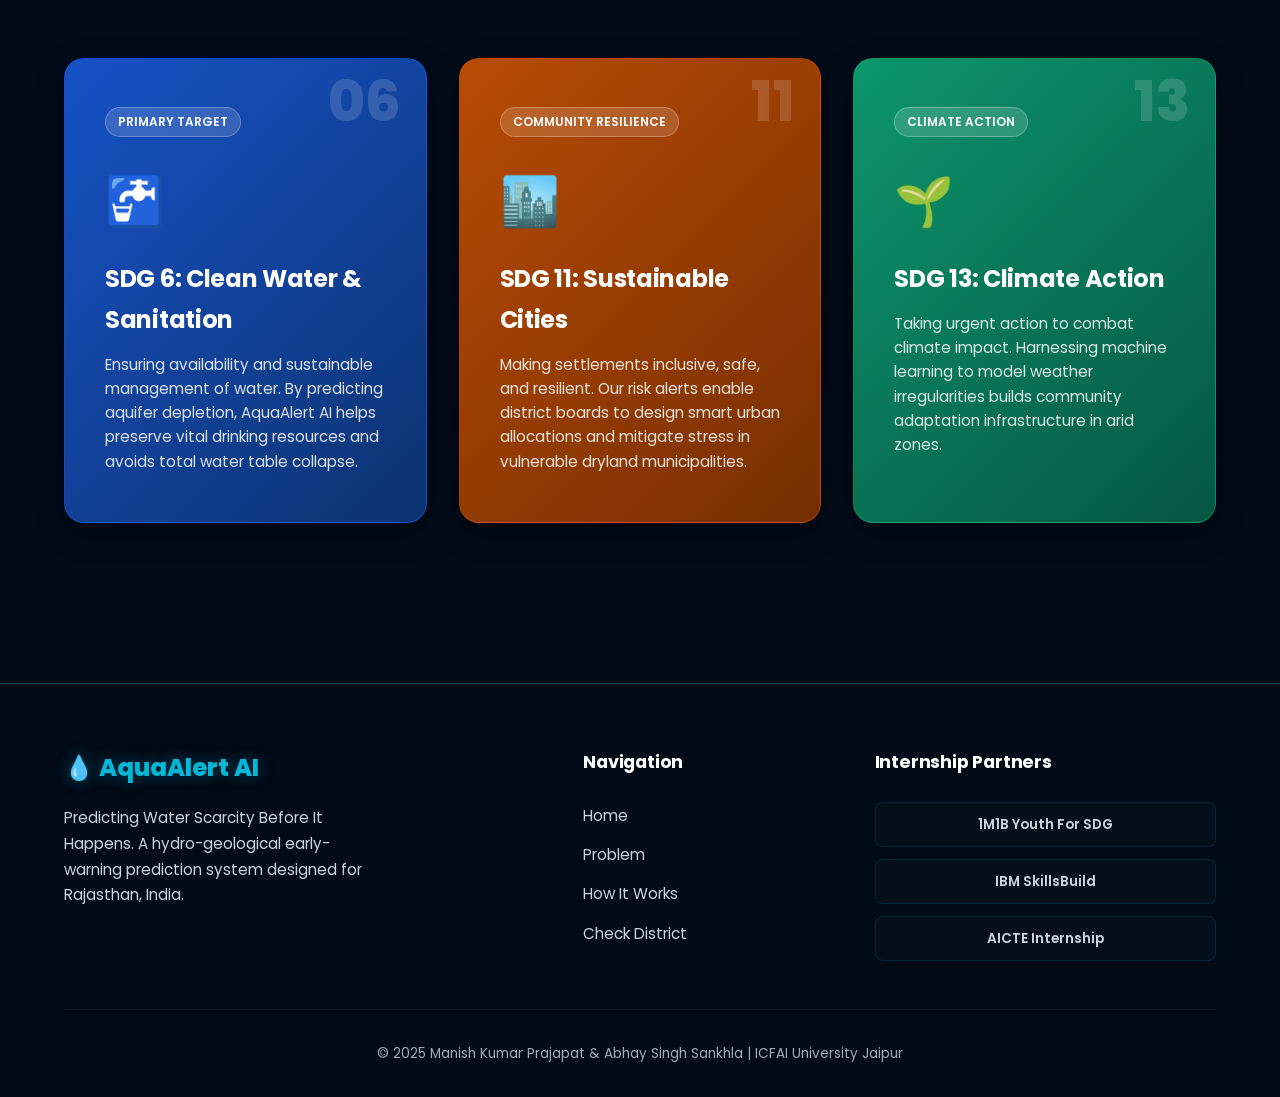
<file: problem.html>
<!DOCTYPE html>
<html lang="en">
<head>
  <meta charset="UTF-8">
  <meta name="viewport" content="width=device-width, initial-scale=1.0">
  <title>The Problem - AquaAlert AI</title>
  <meta name="description" content="Understanding Rajasthan's geographical and hydrological challenges: groundwater extraction rates, climate volatility, and the critical need for early warning solutions.">
  <link rel="stylesheet" href="style.css">
</head>
<body class="page-fade-in">

  <!-- Shared Animated Background Layers -->
  <div class="bg-wrapper">
    <canvas id="particles-canvas"></canvas>
    <div class="bg-grid"></div>
    <div class="glow-blob blob-1"></div>
    <div class="glow-blob blob-2"></div>
    <div class="glow-blob blob-3"></div>
  </div>

  <!-- Main Content Layer -->
  <div class="content-wrapper">

    <!-- Sticky Navbar -->
    <nav class="navbar" id="navbar">
      <a href="index.html" class="nav-logo">
        💧 AquaAlert AI
      </a>
      <ul class="nav-links">
        <li class="nav-item"><a href="index.html">Home</a></li>
        <li class="nav-item"><a href="problem.html">Problem</a></li>
        <li class="nav-item"><a href="how-it-works.html">How It Works</a></li>
        <li class="nav-item"><a href="check-district.html">Check District</a></li>
      </ul>
      <button class="hamburger" id="hamburger-btn" aria-label="Toggle navigation">
        <span></span>
        <span></span>
        <span></span>
      </button>
    </nav>

    <!-- Mobile Nav Drawer -->
    <ul class="mobile-nav" id="mobile-nav">
      <li><a href="index.html">Home</a></li>
      <li><a href="problem.html">Problem</a></li>
      <li><a href="how-it-works.html">How It Works</a></li>
      <li><a href="check-district.html">Check District</a></li>
    </ul>

    <!-- Hero Banner for Problem Page -->
    <section class="reveal" style="padding-top: calc(var(--nav-height) + 4rem); text-align: center;">
      <div class="section-title-wrap">
        <h1 class="section-title" style="font-size: clamp(2.5rem, 5vw, 3.5rem);">The Problem</h1>
        <p class="section-subtitle">Why water scarcity in Rajasthan is a looming humanitarian and economic crisis.</p>
        <div class="animated-underline"></div>
      </div>
    </section>

    <!-- Problem Cards Grid -->
    <section class="reveal" style="padding-top: 0;">
      <div class="glass-grid">
        <!-- Problem Card 1 -->
        <div class="glass-card border-cyan">
          <span class="card-icon" style="font-size: 48px;">📍</span>
          <h3 class="card-title">Critical Geography</h3>
          <p class="card-desc">Rajasthan is India's largest state by area but holds only 1.2% of its surface water resources. Over 60% of the state is covered by the Thar Desert, making rainfall patterns naturally sparse and highly volatile.</p>
        </div>

        <!-- Problem Card 2 -->
        <div class="glass-card border-orange">
          <span class="card-icon" style="font-size: 48px;">⚠️</span>
          <h3 class="card-title">No Early Warning</h3>
          <p class="card-desc">Rural communities and administrative blocks currently rely on reactive solutions rather than proactive planning. Without forecast parameters, water tables deplete completely before corrective programs can be initiated.</p>
        </div>

        <!-- Problem Card 3 -->
        <div class="glass-card border-purple">
          <span class="card-icon" style="font-size: 48px;">📈</span>
          <h3 class="card-title">Rising Impact</h3>
          <p class="card-desc">Agricultural failure, cattle migrations, urban utility deficits, and local disputes over shared wells are rising annually. Climate change has compressed monsoon spans, worsening aquifer dry-out rates.</p>
        </div>
      </div>

      <!-- Problem Statement Quote Box -->
      <div class="reveal problem-statement-box">
        <span class="quote-icon">“</span>
        <p class="problem-statement-text">
          How might we use AI to predict water scarcity so that communities in Rajasthan can prepare in advance?
        </p>
      </div>
    </section>

    <!-- SDG Alignment Section -->
    <section class="reveal" id="sdg-alignment">
      <div class="section-title-wrap">
        <h2 class="section-title">SDG Alignment</h2>
        <p class="section-subtitle">Our early warning architecture directly targets three critical UN Sustainable Development Goals.</p>
        <div class="animated-underline"></div>
      </div>

      <div class="sdg-grid">
        <!-- SDG 6 Card -->
        <div class="sdg-card sdg-card-blue">
          <div class="sdg-num">06</div>
          <span class="sdg-badge-label">Primary Target</span>
          <span class="card-icon">🚰</span>
          <h3 class="card-title">SDG 6: Clean Water & Sanitation</h3>
          <p class="card-desc">Ensuring availability and sustainable management of water. By predicting aquifer depletion, AquaAlert AI helps preserve vital drinking resources and avoids total water table collapse.</p>
        </div>

        <!-- SDG 11 Card -->
        <div class="sdg-card sdg-card-orange">
          <div class="sdg-num">11</div>
          <span class="sdg-badge-label">Community Resilience</span>
          <span class="card-icon">🏙️</span>
          <h3 class="card-title">SDG 11: Sustainable Cities</h3>
          <p class="card-desc">Making settlements inclusive, safe, and resilient. Our risk alerts enable district boards to design smart urban allocations and mitigate stress in vulnerable dryland municipalities.</p>
        </div>

        <!-- SDG 13 Card -->
        <div class="sdg-card sdg-card-green">
          <div class="sdg-num">13</div>
          <span class="sdg-badge-label">Climate Action</span>
          <span class="card-icon">🌱</span>
          <h3 class="card-title">SDG 13: Climate Action</h3>
          <p class="card-desc">Taking urgent action to combat climate impact. Harnessing machine learning to model weather irregularities builds community adaptation infrastructure in arid zones.</p>
        </div>
      </div>
    </section>

    <!-- Shared Footer -->
    <footer class="footer">
      <div class="footer-grid">
        <div class="footer-brand">
          <a href="index.html" class="footer-logo">💧 AquaAlert AI</a>
          <p class="footer-tagline">Predicting Water Scarcity Before It Happens. A hydro-geological early-warning prediction system designed for Rajasthan, India.</p>
        </div>
        <div class="footer-links-col">
          <h4>Navigation</h4>
          <ul class="footer-links">
            <li><a href="index.html">Home</a></li>
            <li><a href="problem.html">Problem</a></li>
            <li><a href="how-it-works.html">How It Works</a></li>
            <li><a href="check-district.html">Check District</a></li>
          </ul>
        </div>
        <div class="footer-badge-col">
          <h4>Internship Partners</h4>
          <div class="badge-row">
            <div class="partner-badge">1M1B Youth For SDG</div>
            <div class="partner-badge">IBM SkillsBuild</div>
            <div class="partner-badge">AICTE Internship</div>
          </div>
        </div>
      </div>
      <div class="footer-bottom">
        <p>© 2025 Manish Kumar Prajapat & Abhay Singh Sankhla | ICFAI University Jaipur</p>
      </div>
    </footer>

  </div>

  <script src="main.js"></script>
</body>
</html>
</file>
<file: style.css>
@import url('https://fonts.googleapis.com/css2?family=Poppins:wght@300;400;600;700;800&display=swap');

:root {
  --bg-gradient: linear-gradient(135deg, #020B18 0%, #041824 50%, #062A40 100%);
  --primary: #06B6D4;
  --secondary: #7C3AED;
  --success: #10B981;
  --warning: #F59E0B;
  --danger: #EF4444;
  --glass-bg: rgba(255, 255, 255, 0.04);
  --glass-border: rgba(6, 182, 212, 0.15);
  --text-primary: #FFFFFF;
  --text-secondary: #CBD5E1;
  --font-family: 'Poppins', sans-serif;
  --nav-height: 80px;
  --transition-smooth: all 0.3s cubic-bezier(0.4, 0, 0.2, 1);
}

/* Base resets & layout */
* {
  margin: 0;
  padding: 0;
  box-sizing: border-box;
}

html {
  scroll-behavior: smooth;
}

body {
  font-family: var(--font-family);
  background: #020B18; /* Fallback */
  color: var(--text-primary);
  line-height: 1.7;
  overflow-x: hidden;
  position: relative;
  min-height: 100vh;
}

/* Scrollbar Styling */
::-webkit-scrollbar {
  width: 8px;
}
::-webkit-scrollbar-track {
  background: #020B18;
}
::-webkit-scrollbar-thumb {
  background: var(--glass-border);
  border-radius: 4px;
}
::-webkit-scrollbar-thumb:hover {
  background: var(--primary);
  box-shadow: 0 0 10px var(--primary);
}

/* Layered Animated Background */
.bg-wrapper {
  position: fixed;
  top: 0;
  left: 0;
  width: 100%;
  height: 100%;
  z-index: 0;
  pointer-events: none;
  background: var(--bg-gradient);
  overflow: hidden;
}

/* Canvas Particles */
#particles-canvas {
  position: absolute;
  top: 0;
  left: 0;
  width: 100%;
  height: 100%;
}

/* Pulsing Grid Pattern */
.bg-grid {
  position: absolute;
  top: 0;
  left: 0;
  width: 100%;
  height: 100%;
  background-image: 
    linear-gradient(rgba(6, 182, 212, 0.04) 1px, transparent 1px),
    linear-gradient(90deg, rgba(6, 182, 212, 0.04) 1px, transparent 1px);
  background-size: 50px 50px;
  animation: gridPulse 8s ease-in-out infinite;
}

@keyframes gridPulse {
  0%, 100% { opacity: 0.7; }
  50% { opacity: 1.3; }
}

/* 3 Large Blurred Radial Glow Blobs */
.glow-blob {
  position: absolute;
  border-radius: 50%;
  filter: blur(120px);
  opacity: 0.6;
  pointer-events: none;
}

.blob-1 {
  top: -10%;
  left: -10%;
  width: 600px;
  height: 600px;
  background: rgba(6, 182, 212, 0.12);
  animation: blobFloat1 25s ease-in-out infinite alternate;
}

.blob-2 {
  bottom: -10%;
  right: -10%;
  width: 500px;
  height: 500px;
  background: rgba(124, 58, 237, 0.10);
  animation: blobFloat2 20s ease-in-out infinite alternate;
}

.blob-3 {
  top: 40%;
  left: 40%;
  transform: translate(-50%, -50%);
  width: 800px;
  height: 800px;
  background: rgba(6, 182, 212, 0.05);
  animation: blobFloat3 30s ease-in-out infinite alternate;
}

@keyframes blobFloat1 {
  0% { transform: translate(0, 0) scale(1); }
  100% { transform: translate(100px, 80px) scale(1.15); }
}

@keyframes blobFloat2 {
  0% { transform: translate(0, 0) scale(1); }
  100% { transform: translate(-80px, -100px) scale(1.2); }
}

@keyframes blobFloat3 {
  0% { transform: translate(-50%, -50%) scale(1); }
  100% { transform: translate(-40%, -60%) scale(1.1); }
}

/* Main Container to Overlay Content above Background */
.content-wrapper {
  position: relative;
  z-index: 1;
  width: 100%;
}

/* Sticky Navbar */
.navbar {
  position: fixed;
  top: 0;
  left: 0;
  width: 100%;
  height: var(--nav-height);
  background: rgba(2, 11, 24, 0.85);
  backdrop-filter: blur(20px);
  -webkit-backdrop-filter: blur(20px);
  border-bottom: 1px solid rgba(6, 182, 212, 0.1);
  display: flex;
  align-items: center;
  justify-content: space-between;
  padding: 0 5%;
  z-index: 1000;
  transition: var(--transition-smooth);
}

.navbar.scrolled {
  border-bottom: 1px solid rgba(6, 182, 212, 0.35);
  background: rgba(2, 11, 24, 0.95);
}

.nav-logo {
  font-size: 1.5rem;
  font-weight: 800;
  color: var(--primary);
  text-decoration: none;
  text-shadow: 0 0 20px rgba(6, 182, 212, 0.6);
  display: flex;
  align-items: center;
  gap: 8px;
  letter-spacing: -0.5px;
}

.nav-links {
  display: flex;
  list-style: none;
  gap: 2.5rem;
}

.nav-item a {
  color: var(--text-secondary);
  text-decoration: none;
  font-size: 0.95rem;
  font-weight: 500;
  position: relative;
  padding: 0.5rem 0;
  transition: var(--transition-smooth);
}

.nav-item a:hover,
.nav-item a.active {
  color: var(--primary);
  text-shadow: 0 0 10px rgba(6, 182, 212, 0.4);
}

.nav-item a::after {
  content: '';
  position: absolute;
  bottom: 0;
  left: 0;
  width: 0;
  height: 2px;
  background: var(--primary);
  box-shadow: 0 0 8px var(--primary);
  transition: var(--transition-smooth);
}

.nav-item a:hover::after,
.nav-item a.active::after {
  width: 100%;
}

/* Hamburger mobile button */
.hamburger {
  display: none;
  flex-direction: column;
  gap: 6px;
  cursor: pointer;
  z-index: 1001;
  background: none;
  border: none;
}

.hamburger span {
  display: block;
  width: 25px;
  height: 3px;
  background: var(--primary);
  border-radius: 3px;
  transition: var(--transition-smooth);
}

.hamburger.active span:nth-child(1) {
  transform: rotate(45deg) translate(6px, 6px);
}

.hamburger.active span:nth-child(2) {
  opacity: 0;
}

.hamburger.active span:nth-child(3) {
  transform: rotate(-45deg) translate(6px, -7px);
}

/* Mobile Nav Drawer */
.mobile-nav {
  position: fixed;
  top: -100%;
  left: 0;
  width: 100%;
  background: rgba(2, 11, 24, 0.98);
  backdrop-filter: blur(25px);
  -webkit-backdrop-filter: blur(25px);
  border-bottom: 1px solid rgba(6, 182, 212, 0.2);
  padding: calc(var(--nav-height) + 2rem) 2rem 2rem 2rem;
  display: flex;
  flex-direction: column;
  align-items: center;
  gap: 1.5rem;
  list-style: none;
  z-index: 999;
  transition: top 0.4s cubic-bezier(0.4, 0, 0.2, 1);
}

.mobile-nav.active {
  top: 0;
}

.mobile-nav a {
  color: var(--text-secondary);
  font-size: 1.2rem;
  font-weight: 600;
  text-decoration: none;
  transition: var(--transition-smooth);
}

.mobile-nav a:hover,
.mobile-nav a.active {
  color: var(--primary);
}

/* Hero Section */
.hero {
  min-height: 100vh;
  display: flex;
  flex-direction: column;
  justify-content: center;
  align-items: center;
  text-align: center;
  padding: 8% 5%;
  position: relative;
}

.top-badge {
  display: inline-flex;
  align-items: center;
  gap: 8px;
  background: var(--glass-bg);
  border: 1px solid var(--glass-border);
  padding: 8px 16px;
  border-radius: 50px;
  font-size: 0.85rem;
  font-weight: 600;
  letter-spacing: 0.5px;
  color: var(--primary);
  margin-bottom: 2rem;
  box-shadow: 0 0 15px rgba(6, 182, 212, 0.1);
  animation: badgePulse 2s infinite alternate;
}

@keyframes badgePulse {
  0% { box-shadow: 0 0 10px rgba(6, 182, 212, 0.1); border-color: rgba(6, 182, 212, 0.15); }
  100% { box-shadow: 0 0 20px rgba(6, 182, 212, 0.35); border-color: rgba(6, 182, 212, 0.5); }
}

.hero h1 {
  font-size: clamp(2.5rem, 5vw, 4.5rem);
  font-weight: 800;
  line-height: 1.1;
  letter-spacing: -2px;
  margin-bottom: 1rem;
}

.hero h1 .gradient-text {
  background: linear-gradient(90deg, #06B6D4 0%, #7C3AED 100%);
  -webkit-background-clip: text;
  background-clip: text;
  color: transparent;
  display: inline-block;
}

.hero .subheading {
  font-size: clamp(1.1rem, 2vw, 1.35rem);
  color: var(--text-secondary);
  max-width: 700px;
  margin: 1.5rem auto 2.5rem auto;
  font-weight: 400;
}

.cycling-text-container {
  font-size: clamp(1.5rem, 3.5vw, 2.5rem);
  font-weight: 700;
  height: 4.5rem;
  margin-bottom: 2rem;
  color: #FFF;
}

.cycling-word {
  color: var(--primary);
  text-shadow: 0 0 15px rgba(6, 182, 212, 0.4);
  display: inline-block;
  opacity: 0;
  transform: translateY(10px);
  transition: opacity 0.5s ease, transform 0.5s ease;
}

.cycling-word.active {
  opacity: 1;
  transform: translateY(0);
}

.cta-group {
  display: flex;
  gap: 1.5rem;
  margin-bottom: 3.5rem;
  flex-wrap: wrap;
  justify-content: center;
}

/* Buttons */
.btn {
  display: inline-flex;
  align-items: center;
  justify-content: center;
  padding: 14px 28px;
  border-radius: 8px;
  font-size: 1rem;
  font-weight: 600;
  text-decoration: none;
  cursor: pointer;
  transition: var(--transition-smooth);
}

.btn-primary {
  background: var(--primary);
  color: #020B18;
  border: none;
  box-shadow: 0 0 20px rgba(6, 182, 212, 0.4);
}

.btn-primary:hover {
  background: #0ef;
  transform: scale(1.05);
  box-shadow: 0 0 30px rgba(6, 182, 212, 0.75);
}

.btn-secondary {
  background: transparent;
  color: var(--primary);
  border: 2px solid var(--primary);
  box-shadow: 0 0 10px rgba(6, 182, 212, 0.1);
}

.btn-secondary:hover {
  background: rgba(6, 182, 212, 0.1);
  transform: scale(1.05);
  box-shadow: 0 0 25px rgba(6, 182, 212, 0.35);
}

.sdg-pill-row {
  display: flex;
  gap: 12px;
  justify-content: center;
  margin-bottom: 3rem;
  flex-wrap: wrap;
}

.sdg-pill {
  background: rgba(255, 255, 255, 0.02);
  border: 1px solid rgba(6, 182, 212, 0.15);
  padding: 6px 14px;
  border-radius: 50px;
  font-size: 0.75rem;
  font-weight: 600;
  color: var(--text-secondary);
  transition: var(--transition-smooth);
}

.sdg-pill:hover {
  border-color: var(--primary);
  box-shadow: 0 0 10px rgba(6, 182, 212, 0.2);
  color: #fff;
}

/* Wave animation */
.hero-wave-container {
  position: absolute;
  bottom: 0;
  left: 0;
  width: 100%;
  height: 120px;
  overflow: hidden;
  line-height: 0;
}

.hero-wave-container svg {
  position: relative;
  display: block;
  width: calc(200% + 1.3px);
  height: 120px;
}

.wave-layer1 {
  fill: #041824;
  opacity: 0.3;
  animation: moveWave 12s linear infinite;
}

.wave-layer2 {
  fill: #062A40;
  opacity: 0.2;
  animation: moveWave 8s linear infinite reverse;
}

.wave-layer3 {
  fill: #020B18;
  opacity: 0.15;
  animation: moveWave 6s linear infinite;
}

@keyframes moveWave {
  0% { transform: translateX(0); }
  100% { transform: translateX(-50%); }
}

/* Scroll indicator */
.scroll-indicator {
  position: absolute;
  bottom: 20px;
  left: 50%;
  transform: translateX(-50%);
  display: flex;
  flex-direction: column;
  align-items: center;
  gap: 5px;
  color: var(--text-secondary);
  font-size: 0.8rem;
  cursor: pointer;
  z-index: 10;
}

.scroll-indicator .arrow {
  font-size: 1.2rem;
  animation: arrowBounce 1.5s infinite;
}

@keyframes arrowBounce {
  0%, 100% { transform: translateY(0); }
  50% { transform: translateY(8px); }
}

/* Section styling */
section {
  padding: 6rem 5% 4rem 5%;
  position: relative;
}

.section-title-wrap {
  text-align: center;
  margin-bottom: 4rem;
  position: relative;
}

.section-title {
  font-size: clamp(2rem, 3.5vw, 2.75rem);
  font-weight: 800;
  letter-spacing: -0.5px;
  margin-bottom: 0.5rem;
}

.section-subtitle {
  color: var(--text-secondary);
  font-size: clamp(0.95rem, 1.5vw, 1.1rem);
  max-width: 600px;
  margin: 0 auto;
}

.animated-underline {
  display: block;
  width: 80px;
  height: 4px;
  background: linear-gradient(90deg, var(--primary), var(--secondary));
  margin: 1rem auto 0 auto;
  border-radius: 2px;
  position: relative;
  overflow: hidden;
}

.animated-underline::after {
  content: '';
  position: absolute;
  top: 0;
  left: -100%;
  width: 100%;
  height: 100%;
  background: #fff;
  opacity: 0.5;
  animation: underlineDraw 2.5s infinite linear;
}

@keyframes underlineDraw {
  0% { left: -100%; }
  100% { left: 100%; }
}

/* Glass Card styles */
.glass-grid {
  display: grid;
  grid-template-columns: repeat(auto-fit, minmax(300px, 1fr));
  gap: 2.5rem;
  max-width: 1200px;
  margin: 0 auto;
}

.glass-card {
  background: var(--glass-bg);
  border: 1px solid var(--glass-border);
  border-radius: 16px;
  padding: 2.5rem;
  backdrop-filter: blur(16px);
  -webkit-backdrop-filter: blur(16px);
  transition: var(--transition-smooth);
  position: relative;
  overflow: hidden;
  height: 100%;
}

.glass-card::before {
  content: '';
  position: absolute;
  top: 0;
  left: 0;
  width: 100%;
  height: 4px;
  background: linear-gradient(90deg, var(--primary), transparent);
  opacity: 0.7;
  transition: var(--transition-smooth);
}

.glass-card:hover {
  transform: translateY(-8px);
  border-color: rgba(6, 182, 212, 0.4);
  box-shadow: 0 15px 35px rgba(6, 182, 212, 0.15);
  background: rgba(255, 255, 255, 0.06);
}

.glass-card:hover::before {
  background: linear-gradient(90deg, var(--primary), var(--secondary));
  height: 6px;
}

.card-icon {
  font-size: 2.5rem;
  margin-bottom: 1.5rem;
  display: inline-block;
  filter: drop-shadow(0 0 10px rgba(6, 182, 212, 0.3));
}

.card-title {
  font-size: 1.35rem;
  font-weight: 700;
  margin-bottom: 1rem;
  color: #fff;
  letter-spacing: -0.3px;
}

.card-desc {
  color: var(--text-secondary);
  font-size: 0.95rem;
  line-height: 1.6;
}

/* Staggered load/scroll reveal animations */
.reveal {
  opacity: 0;
  transform: translateY(30px);
  transition: opacity 0.8s cubic-bezier(0.4, 0, 0.2, 1), transform 0.8s cubic-bezier(0.4, 0, 0.2, 1);
}

.reveal.revealed {
  opacity: 1;
  transform: translateY(0);
}

/* Color theme overrides for cards */
.border-cyan::before { background: var(--primary); }
.border-orange::before { background: var(--warning); }
.border-purple::before { background: var(--secondary); }

.border-orange:hover { border-color: rgba(245, 158, 11, 0.4); box-shadow: 0 15px 35px rgba(245, 158, 11, 0.15); }
.border-purple:hover { border-color: rgba(124, 58, 237, 0.4); box-shadow: 0 15px 35px rgba(124, 58, 237, 0.15); }

/* Problem Statement Box */
.problem-statement-box {
  max-width: 1000px;
  margin: 5rem auto 2rem auto;
  background: rgba(6, 182, 212, 0.02);
  border: 2px dashed rgba(6, 182, 212, 0.3);
  border-radius: 20px;
  padding: 3.5rem;
  text-align: center;
  position: relative;
  box-shadow: inset 0 0 30px rgba(6, 182, 212, 0.05);
}

.quote-icon {
  font-size: 4rem;
  font-weight: 800;
  color: var(--primary);
  opacity: 0.3;
  line-height: 0.8;
  font-family: Georgia, serif;
  display: block;
  margin-bottom: 1rem;
}

.problem-statement-text {
  font-size: clamp(1.25rem, 2.5vw, 1.8rem);
  font-weight: 600;
  color: #fff;
  line-height: 1.5;
  letter-spacing: -0.5px;
}

/* SDG Cards with dynamic gradients */
.sdg-grid {
  display: grid;
  grid-template-columns: repeat(auto-fit, minmax(300px, 1fr));
  gap: 2rem;
  max-width: 1200px;
  margin: 3rem auto 0 auto;
}

.sdg-card {
  border-radius: 20px;
  padding: 3rem 2.5rem;
  color: #ffffff;
  display: flex;
  flex-direction: column;
  position: relative;
  overflow: hidden;
  height: 100%;
  box-shadow: 0 10px 30px rgba(0,0,0,0.3);
  transition: var(--transition-smooth);
}

.sdg-card:hover {
  transform: translateY(-8px);
  box-shadow: 0 20px 40px rgba(0,0,0,0.5);
}

.sdg-card-blue {
  background: linear-gradient(135deg, rgba(28, 100, 242, 0.8) 0%, rgba(14, 56, 122, 0.9) 100%);
  border: 1px solid rgba(28, 100, 242, 0.4);
}
.sdg-card-orange {
  background: linear-gradient(135deg, rgba(230, 92, 0, 0.8) 0%, rgba(130, 50, 0, 0.9) 100%);
  border: 1px solid rgba(230, 92, 0, 0.4);
}
.sdg-card-green {
  background: linear-gradient(135deg, rgba(16, 185, 129, 0.8) 0%, rgba(6, 95, 70, 0.9) 100%);
  border: 1px solid rgba(16, 185, 129, 0.4);
}

.sdg-num {
  font-size: 3.5rem;
  font-weight: 800;
  opacity: 0.15;
  position: absolute;
  top: 15px;
  right: 25px;
  line-height: 1;
}

.sdg-badge-label {
  display: inline-block;
  align-self: flex-start;
  background: rgba(255, 255, 255, 0.15);
  border: 1px solid rgba(255, 255, 255, 0.25);
  padding: 4px 12px;
  border-radius: 50px;
  font-size: 0.75rem;
  font-weight: 600;
  margin-bottom: 1.5rem;
  text-transform: uppercase;
}

.sdg-card .card-icon {
  font-size: 3rem;
  margin-bottom: 1rem;
  filter: none;
}

.sdg-card .card-title {
  font-size: 1.5rem;
  margin-bottom: 0.75rem;
}

.sdg-card .card-desc {
  color: rgba(255, 255, 255, 0.85);
  font-size: 0.95rem;
}

/* Timeline Flow */
.timeline-container {
  display: flex;
  justify-content: space-between;
  max-width: 1200px;
  margin: 5rem auto;
  position: relative;
  gap: 1.5rem;
}

/* Background connecting line */
.timeline-line {
  position: absolute;
  top: 40px;
  left: 5%;
  width: 90%;
  height: 4px;
  background: rgba(255, 255, 255, 0.05);
  z-index: 0;
}

.timeline-line-fill {
  height: 100%;
  width: 0%;
  background: linear-gradient(90deg, var(--primary), var(--secondary), var(--warning), var(--success));
  box-shadow: 0 0 10px var(--primary);
  transition: width 1.5s cubic-bezier(0.4, 0, 0.2, 1);
}

.timeline-step {
  flex: 1;
  display: flex;
  flex-direction: column;
  align-items: center;
  position: relative;
  z-index: 1;
  text-align: center;
}

.step-number-circle {
  width: 80px;
  height: 80px;
  border-radius: 50%;
  background: #020B18;
  border: 3px solid var(--glass-border);
  display: flex;
  align-items: center;
  justify-content: center;
  font-size: 1.8rem;
  font-weight: 800;
  margin-bottom: 1.5rem;
  transition: var(--transition-smooth);
  box-shadow: 0 0 15px rgba(0, 0, 0, 0.5);
}

.timeline-step:nth-child(1) .step-number-circle { color: var(--primary); }
.timeline-step:nth-child(2) .step-number-circle { color: var(--secondary); }
.timeline-step:nth-child(3) .step-number-circle { color: var(--warning); }
.timeline-step:nth-child(4) .step-number-circle { color: var(--success); }

/* Glow when active */
.timeline-step.active:nth-child(1) .step-number-circle {
  border-color: var(--primary);
  box-shadow: 0 0 25px rgba(6, 182, 212, 0.6);
  background: rgba(6, 182, 212, 0.1);
}
.timeline-step.active:nth-child(2) .step-number-circle {
  border-color: var(--secondary);
  box-shadow: 0 0 25px rgba(124, 58, 237, 0.6);
  background: rgba(124, 58, 237, 0.1);
}
.timeline-step.active:nth-child(3) .step-number-circle {
  border-color: var(--warning);
  box-shadow: 0 0 25px rgba(245, 158, 11, 0.6);
  background: rgba(245, 158, 11, 0.1);
}
.timeline-step.active:nth-child(4) .step-number-circle {
  border-color: var(--success);
  box-shadow: 0 0 25px rgba(16, 185, 129, 0.6);
  background: rgba(16, 185, 129, 0.1);
}

.step-card {
  width: 100%;
}

/* AI Role Banner */
.ai-role-banner {
  max-width: 1200px;
  margin: 4rem auto;
  background: var(--glass-bg);
  border-left: 5px solid var(--primary);
  border-top: 1px solid var(--glass-border);
  border-right: 1px solid var(--glass-border);
  border-bottom: 1px solid var(--glass-border);
  border-radius: 0 16px 16px 0;
  padding: 2.5rem;
  backdrop-filter: blur(16px);
  -webkit-backdrop-filter: blur(16px);
  position: relative;
  overflow: hidden;
  box-shadow: 0 10px 30px rgba(6, 182, 212, 0.05);
}

.ai-role-banner::after {
  content: '';
  position: absolute;
  top: 0;
  left: 0;
  width: 100%;
  height: 100%;
  background: linear-gradient(90deg, rgba(6,182,212,0.05) 0%, rgba(124,58,237,0.05) 100%);
  z-index: 0;
  animation: movingGradientBanner 10s infinite alternate;
}

@keyframes movingGradientBanner {
  0% { transform: scale(1); opacity: 0.5; }
  100% { transform: scale(1.1); opacity: 0.9; }
}

.ai-role-content {
  position: relative;
  z-index: 1;
  display: flex;
  align-items: center;
  gap: 2rem;
}

.ai-role-title {
  font-size: 1.5rem;
  font-weight: 800;
  color: var(--primary);
  white-space: nowrap;
}

.ai-role-text {
  color: var(--text-secondary);
  font-size: 1.1rem;
  font-weight: 600;
}

/* Responsible AI Grid (2x2) */
.grid-2x2 {
  display: grid;
  grid-template-columns: repeat(2, 1fr);
  gap: 2rem;
  max-width: 1000px;
  margin: 3rem auto 0 auto;
}

.ethics-card {
  transition: var(--transition-smooth);
}

.ethics-card .card-icon {
  font-size: 2.2rem;
  margin-bottom: 1rem;
}

.ethics-card:hover.fairness-glow {
  border-color: rgba(6, 182, 212, 0.4);
  box-shadow: 0 15px 30px rgba(6, 182, 212, 0.15);
}
.ethics-card:hover.transparency-glow {
  border-color: rgba(124, 58, 237, 0.4);
  box-shadow: 0 15px 30px rgba(124, 58, 237, 0.15);
}
.ethics-card:hover.privacy-glow {
  border-color: rgba(245, 158, 11, 0.4);
  box-shadow: 0 15px 30px rgba(245, 158, 11, 0.15);
}
.ethics-card:hover.ethics-glow {
  border-color: rgba(16, 185, 129, 0.4);
  box-shadow: 0 15px 30px rgba(16, 185, 129, 0.15);
}

/* Dynamic SaaS Operations Center Styles */
.dashboard-grid {
  display: grid;
  grid-template-columns: 2fr 1fr;
  gap: 2.5rem;
  max-width: 1200px;
  margin: 0 auto;
}

.telemetry-board {
  display: grid;
  grid-template-columns: repeat(2, 1fr);
  gap: 1.5rem;
}

.telemetry-card {
  background: var(--glass-bg);
  border: 1px solid var(--glass-border);
  border-radius: 12px;
  padding: 1.5rem;
  backdrop-filter: blur(16px);
  -webkit-backdrop-filter: blur(16px);
  position: relative;
  overflow: hidden;
}

.telemetry-header {
  display: flex;
  justify-content: space-between;
  align-items: center;
  margin-bottom: 1rem;
}

.telemetry-title {
  font-size: 0.85rem;
  text-transform: uppercase;
  color: var(--text-secondary);
  font-weight: 600;
  letter-spacing: 0.5px;
}

.pulse-dot {
  width: 8px;
  height: 8px;
  border-radius: 50%;
  display: inline-block;
}

.pulse-dot-cyan {
  background: var(--primary);
  box-shadow: 0 0 8px var(--primary);
  animation: pulseOpacity 1.5s infinite alternate;
}

.pulse-dot-purple {
  background: var(--secondary);
  box-shadow: 0 0 8px var(--secondary);
  animation: pulseOpacity 1.8s infinite alternate;
}

@keyframes pulseOpacity {
  0% { opacity: 0.3; }
  100% { opacity: 1; }
}

.telemetry-value {
  font-size: 2.2rem;
  font-weight: 800;
  color: #fff;
  line-height: 1;
  margin-bottom: 0.5rem;
}

.sparkline-container {
  height: 40px;
  width: 100%;
  margin-top: 1rem;
}

/* AI Logger Console Widget */
.logger-card {
  grid-column: span 2;
  background: rgba(2, 11, 24, 0.7);
  border: 1px solid var(--glass-border);
  border-radius: 12px;
  padding: 1.5rem;
  font-family: 'Courier New', Courier, monospace;
}

.logger-header {
  display: flex;
  justify-content: space-between;
  font-size: 0.8rem;
  color: var(--primary);
  border-bottom: 1px solid rgba(6,182,212,0.15);
  padding-bottom: 0.5rem;
  margin-bottom: 0.75rem;
  font-weight: 700;
}

.logger-box {
  height: 120px;
  overflow-y: auto;
  font-size: 0.8rem;
  color: #a8dadc;
  display: flex;
  flex-direction: column;
  gap: 4px;
}

.logger-line {
  line-height: 1.4;
}

.log-sys { color: var(--primary); }
.log-model { color: var(--secondary); }
.log-warn { color: var(--warning); }
.log-alert { color: var(--danger); }

/* Upgraded Hydro-Model Diagnostic Dashboard Layout */
.model-dashboard-wrap {
  display: grid;
  grid-template-columns: 1.1fr 1.3fr;
  gap: 3rem;
  max-width: 1300px;
  margin: 0 auto;
  align-items: start;
}

.form-inputs-card {
  background: var(--glass-bg);
  border: 1px solid var(--glass-border);
  border-radius: 20px;
  padding: 2.5rem;
  backdrop-filter: blur(20px);
  -webkit-backdrop-filter: blur(20px);
}

.slider-group {
  margin-top: 1.5rem;
}

.slider-header {
  display: flex;
  justify-content: space-between;
  margin-bottom: 0.5rem;
}

.slider-label {
  font-size: 0.85rem;
  font-weight: 600;
  color: var(--text-secondary);
}

.slider-val {
  font-size: 0.85rem;
  font-weight: 700;
  color: var(--primary);
}

.slider-input {
  width: 100%;
  height: 6px;
  background: rgba(255,255,255,0.05);
  outline: none;
  border-radius: 10px;
  appearance: none;
  cursor: pointer;
}

.slider-input::-webkit-slider-thumb {
  appearance: none;
  width: 18px;
  height: 18px;
  border-radius: 50%;
  background: var(--primary);
  box-shadow: 0 0 10px var(--primary);
  transition: transform 0.1s ease;
}

.slider-input::-webkit-slider-thumb:hover {
  transform: scale(1.25);
}

/* Results Card Tabs */
.results-tabs {
  display: flex;
  border-bottom: 1px solid var(--glass-border);
  margin-bottom: 1.5rem;
  gap: 1rem;
}

.tab-btn {
  background: none;
  border: none;
  color: var(--text-secondary);
  font-family: var(--font-family);
  font-size: 0.95rem;
  font-weight: 600;
  padding: 0.5rem 1rem;
  cursor: pointer;
  position: relative;
  transition: var(--transition-smooth);
}

.tab-btn:hover {
  color: var(--primary);
}

.tab-btn.active {
  color: #fff;
  text-shadow: 0 0 8px rgba(6, 182, 212, 0.3);
}

.tab-btn.active::after {
  content: '';
  position: absolute;
  bottom: -1px;
  left: 0;
  width: 100%;
  height: 2px;
  background: var(--primary);
  box-shadow: 0 0 8px var(--primary);
}

.tab-content {
  display: none;
}

.tab-content.active {
  display: block;
  animation: fadeIn 0.4s ease-out;
}

@keyframes fadeIn {
  from { opacity: 0; transform: translateY(5px); }
  to { opacity: 1; transform: translateY(0); }
}

/* Detailed Geographical Vector Map styling */
.map-visual-card {
  background: var(--glass-bg);
  border: 1px solid var(--glass-border);
  border-radius: 20px;
  padding: 2.5rem;
  backdrop-filter: blur(16px);
  -webkit-backdrop-filter: blur(16px);
}

svg.rajasthan-vector-map {
  width: 100%;
  height: auto;
  margin-top: 1.5rem;
}

svg.rajasthan-vector-map polygon {
  cursor: pointer;
  stroke: rgba(6, 182, 212, 0.25);
  stroke-width: 1.5;
  transition: fill 0.3s ease, stroke 0.3s ease, filter 0.3s ease, fill-opacity 0.3s ease;
  fill-opacity: 0.55;
}

/* Neon glow classes for map paths */
svg.rajasthan-vector-map polygon[data-risk="low"] {
  fill: rgba(16, 185, 129, 0.45);
}
svg.rajasthan-vector-map polygon[data-risk="moderate"] {
  fill: rgba(245, 158, 11, 0.45);
}
svg.rajasthan-vector-map polygon[data-risk="high"] {
  fill: rgba(239, 68, 68, 0.45);
}

svg.rajasthan-vector-map polygon:hover {
  fill-opacity: 0.9;
  stroke: #fff;
  filter: drop-shadow(0 0 8px rgba(255, 255, 255, 0.6));
}

svg.rajasthan-vector-map polygon.highlighted {
  fill-opacity: 0.95;
  stroke-width: 2.5;
  animation: pulseOutline 2s infinite alternate;
}

svg.rajasthan-vector-map polygon.highlighted[data-risk="low"] {
  stroke: var(--success);
  filter: drop-shadow(0 0 15px rgba(16, 185, 129, 0.7));
}
svg.rajasthan-vector-map polygon.highlighted[data-risk="moderate"] {
  stroke: var(--warning);
  filter: drop-shadow(0 0 15px rgba(245, 158, 11, 0.7));
}
svg.rajasthan-vector-map polygon.highlighted[data-risk="high"] {
  stroke: var(--danger);
  filter: drop-shadow(0 0 18px rgba(239, 68, 68, 0.8));
}

@keyframes pulseOutline {
  0% { stroke-opacity: 0.6; }
  100% { stroke-opacity: 1; }
}

/* Footer Section */
.footer {
  background: rgba(2, 11, 24, 0.95);
  border-top: 1px solid rgba(6, 182, 212, 0.35);
  padding: 4rem 5% 2rem 5%;
  margin-top: 6rem;
  position: relative;
}

.footer-grid {
  display: grid;
  grid-template-columns: 2fr 1fr 1.5fr;
  gap: 4rem;
  max-width: 1200px;
  margin: 0 auto 3rem auto;
}

.footer-brand {
  display: flex;
  flex-direction: column;
  gap: 1rem;
}

.footer-logo {
  font-size: 1.5rem;
  font-weight: 800;
  color: var(--primary);
  text-decoration: none;
  text-shadow: 0 0 15px rgba(6, 182, 212, 0.4);
}

.footer-tagline {
  color: var(--text-secondary);
  font-size: 0.95rem;
  max-width: 320px;
}

.footer-links-col h4, 
.footer-badge-col h4 {
  font-size: 1.1rem;
  font-weight: 700;
  margin-bottom: 1.5rem;
  color: #fff;
  letter-spacing: -0.2px;
}

.footer-links {
  list-style: none;
  display: flex;
  flex-direction: column;
  gap: 0.75rem;
}

.footer-links a {
  color: var(--text-secondary);
  text-decoration: none;
  font-size: 0.95rem;
  transition: var(--transition-smooth);
}

.footer-links a:hover {
  color: var(--primary);
  padding-left: 5px;
}

.badge-row {
  display: flex;
  flex-direction: column;
  gap: 12px;
}

.partner-badge {
  background: rgba(255, 255, 255, 0.02);
  border: 1px solid rgba(6, 182, 212, 0.15);
  padding: 10px 15px;
  border-radius: 8px;
  font-size: 0.85rem;
  font-weight: 600;
  color: var(--text-secondary);
  text-align: center;
  transition: var(--transition-smooth);
}

.partner-badge:hover {
  border-color: var(--primary);
  color: #fff;
  box-shadow: 0 0 12px rgba(6, 182, 212, 0.2);
}

.footer-bottom {
  border-top: 1px solid rgba(255, 255, 255, 0.05);
  padding-top: 2rem;
  text-align: center;
  font-size: 0.85rem;
  color: var(--text-secondary);
  opacity: 0.8;
}

/* Typing cursor animation */
.blinking-cursor {
  font-weight: 100;
  font-size: 1.1em;
  color: var(--primary);
  animation: blink 1s step-end infinite;
  margin-left: 2px;
}

@keyframes blink {
  from, to { color: transparent }
  50% { color: var(--primary); }
}

/* Global Transition classes */
.page-fade-in {
  animation: pageFade 0.5s ease-out forwards;
}

@keyframes pageFade {
  from { opacity: 0; }
  to { opacity: 1; }
}

/* Responsive Grid / Flex Adjustments */
@media (max-width: 992px) {
  .footer-grid {
    grid-template-columns: 1fr;
    gap: 3rem;
  }
  
  .timeline-container {
    flex-direction: column;
    align-items: center;
    gap: 3rem;
  }
  
  .timeline-line {
    top: 50px;
    left: 40px;
    width: 4px;
    height: 80%;
  }
  
  .timeline-line-fill {
    width: 100%;
    height: 0%;
    transition: height 1.5s cubic-bezier(0.4, 0, 0.2, 1);
  }
  
  .timeline-step {
    flex-direction: row;
    width: 100%;
    text-align: left;
    gap: 1.5rem;
  }
  
  .step-number-circle {
    margin-bottom: 0;
    flex-shrink: 0;
  }
  
  .ai-role-content {
    flex-direction: column;
    align-items: flex-start;
    gap: 1rem;
  }

  .model-dashboard-wrap {
    grid-template-columns: 1fr;
    gap: 2.5rem;
  }

  .dashboard-grid {
    grid-template-columns: 1fr;
    gap: 2rem;
  }
}

@media (max-width: 768px) {
  .nav-links {
    display: none;
  }
  
  .hamburger {
    display: flex;
  }
  
  .grid-2x2 {
    grid-template-columns: 1fr;
  }

  .telemetry-board {
    grid-template-columns: 1fr;
  }

  .logger-card {
    grid-column: span 1;
  }
}
</file>
